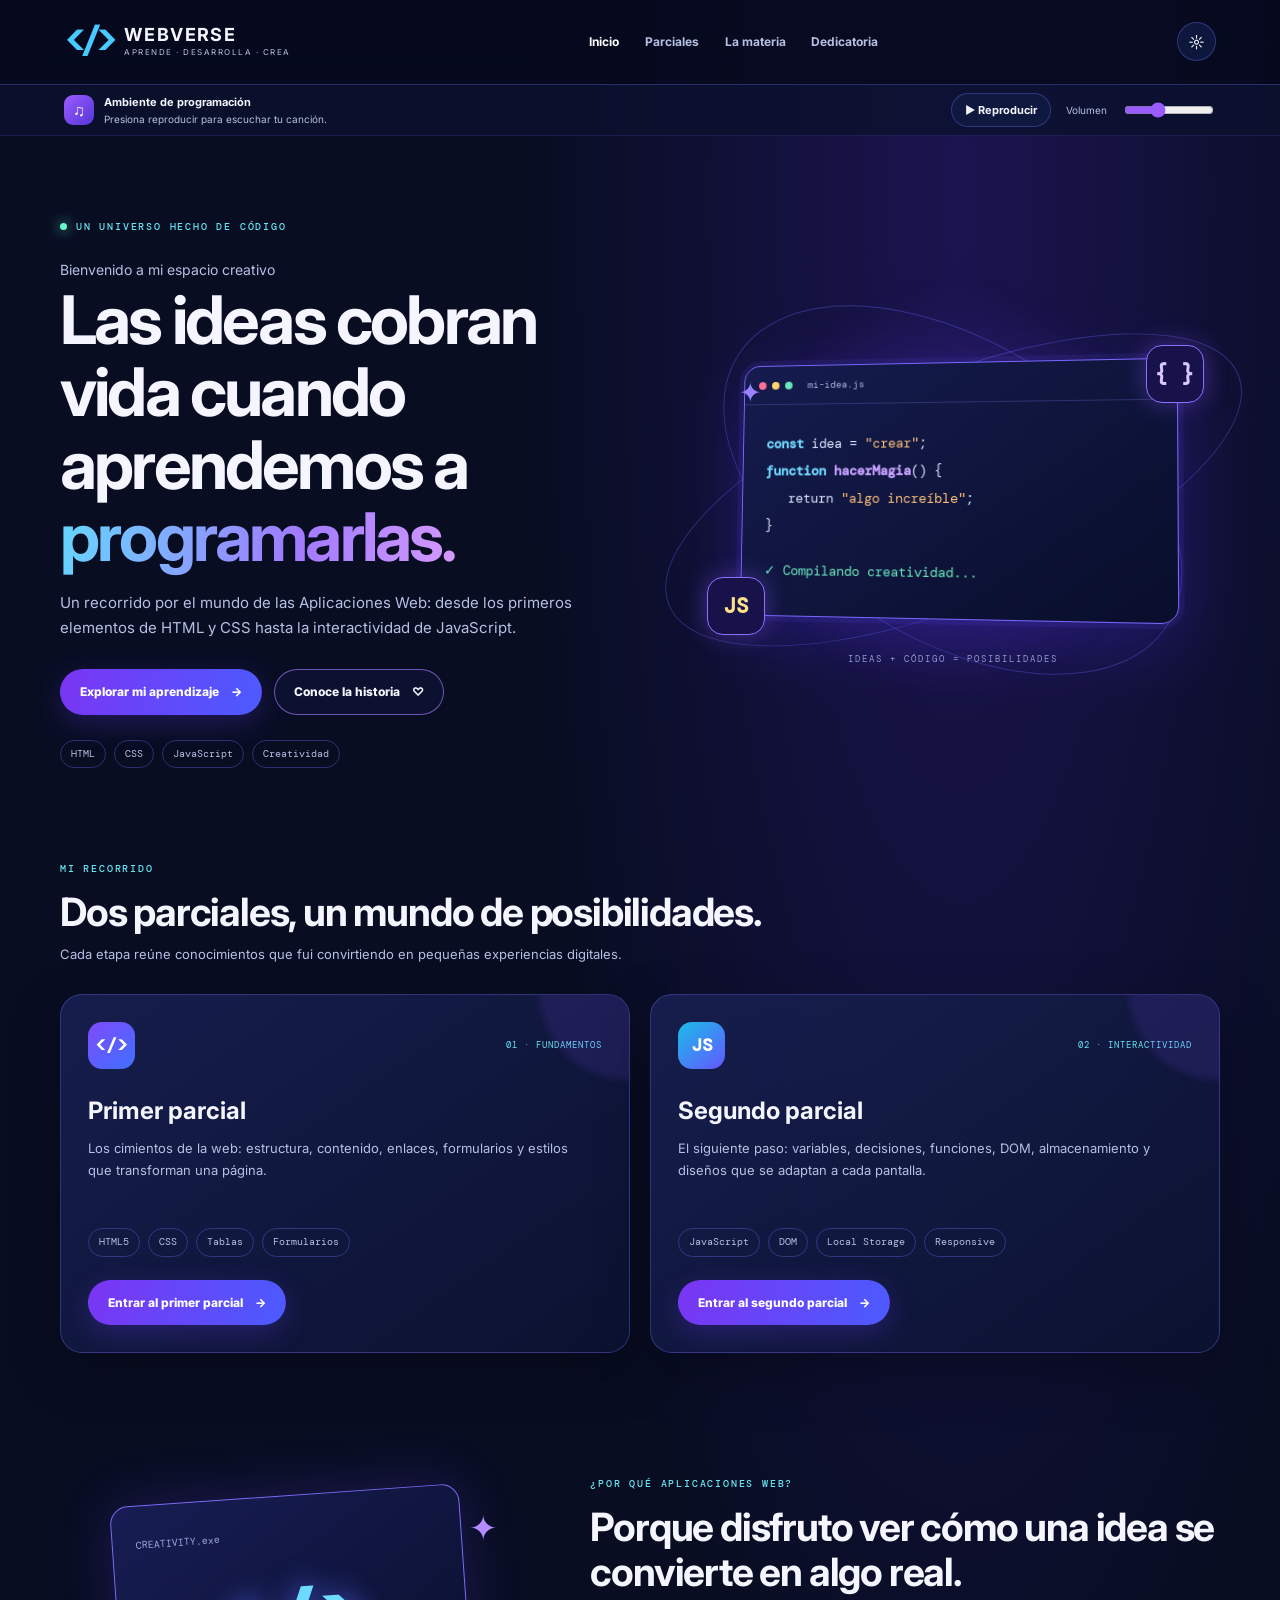
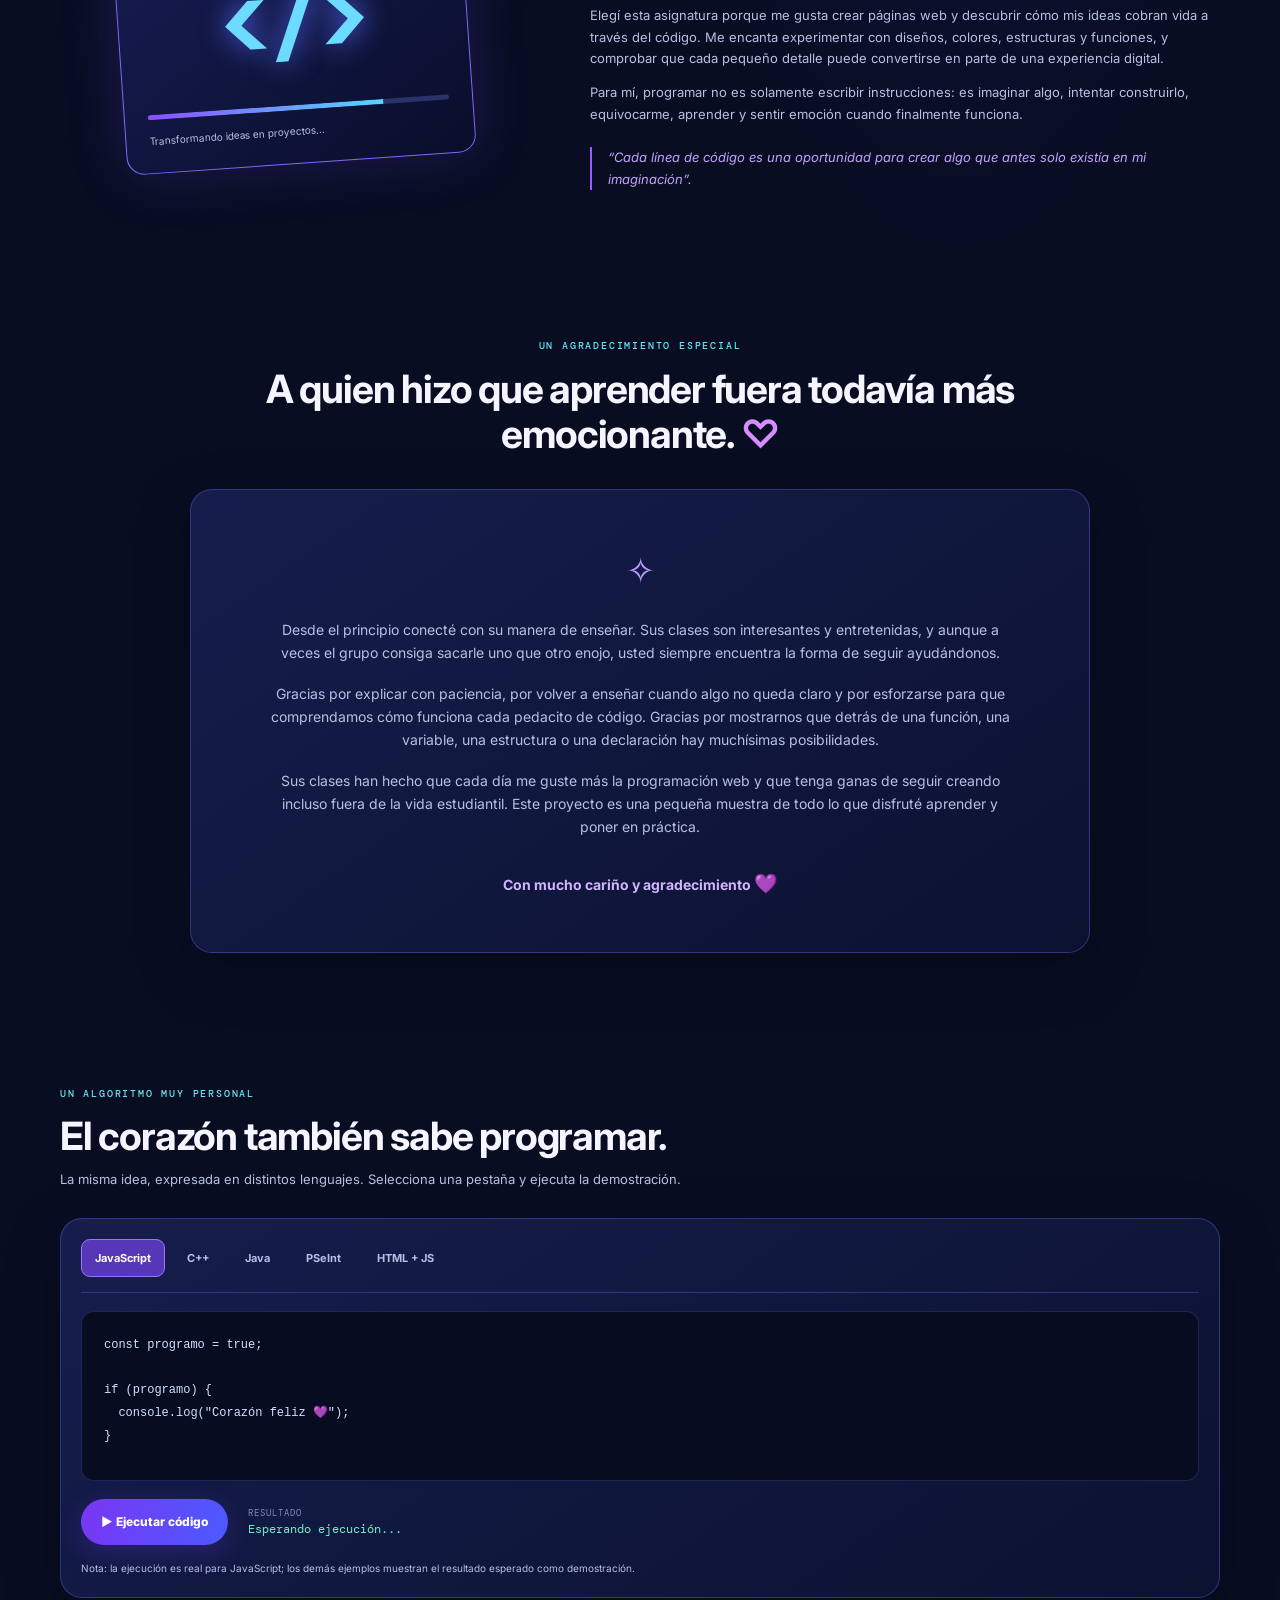
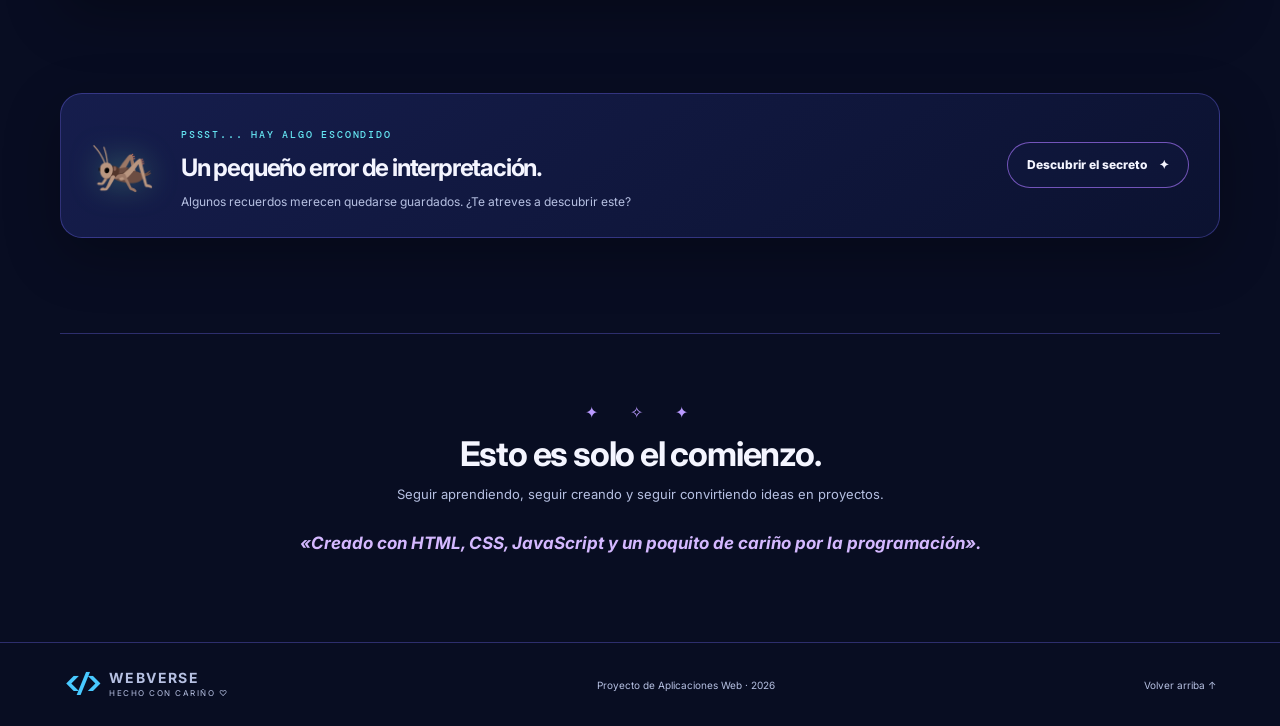
<file: index.html>
<!DOCTYPE html>
<html lang="es">
<head>
  <meta charset="UTF-8">
  <meta name="viewport" content="width=device-width, initial-scale=1.0">
  <meta name="description" content="WEBVERSE: un recorrido creativo por el desarrollo de aplicaciones web.">
  <meta name="theme-color" content="#090d24">
  <title>WEBVERSE | Aprende · Desarrolla · Crea</title>
  <link rel="preconnect" href="https://fonts.googleapis.com">
  <link rel="preconnect" href="https://fonts.gstatic.com" crossorigin>
  <link href="https://fonts.googleapis.com/css2?family=DM+Mono:wght@400;500&family=Inter:wght@400;500;600;700;800&display=swap" rel="stylesheet">
  <link rel="stylesheet" href="webverse.css">
  <script src="index.js" defer></script>
</head>
<body class="home-page">
  <div class="ambient ambient-one"></div>
  <div class="ambient ambient-two"></div>

  <header class="topbar">
    <a class="brand" href="index.html" aria-label="WEBVERSE, inicio">
      <span class="brand-mark">&lt;/&gt;</span>
      <span><strong>WEBVERSE</strong><small>APRENDE · DESARROLLA · CREA</small></span>
    </a>
    <nav class="main-nav" aria-label="Navegación principal">
      <a class="active" href="#inicio">Inicio</a>
      <a href="#parciales">Parciales</a>
      <a href="#materia">La materia</a>
      <a href="#dedicatoria">Dedicatoria</a>
    </nav>
    <button class="icon-button" id="themeToggle" type="button" aria-label="Cambiar tema" title="Cambiar tema">☼</button>
    <button class="menu-toggle" id="menuToggle" type="button" aria-label="Abrir menú" aria-expanded="false">☰</button>
  </header>

  <section class="music-strip" aria-label="Reproductor de música">
    <div class="music-track">
      <span class="music-note">♫</span>
      <div><strong>Ambiente de programación</strong><small id="musicStatus">Agrega tu canción en la carpeta audio</small></div>
    </div>
    <audio id="backgroundMusic" src="Home - Come Back Down.mp3.mpeg" loop preload="metadata"></audio>
    <button class="music-button" id="musicToggle" type="button">▶ Reproducir</button>
    <label class="volume-control" for="musicVolume">Volumen</label>
    <input id="musicVolume" type="range" min="0" max="1" step="0.01" value="0.35" aria-label="Volumen de la música">
  </section>

  <main>
    <section class="hero section-shell" id="inicio">
      <div class="hero-copy">
        <span class="eyebrow"><span class="pulse-dot"></span> UN UNIVERSO HECHO DE CÓDIGO</span>
        <p class="hero-kicker">Bienvenido a mi espacio creativo</p>
        <h1>Las ideas cobran vida cuando aprendemos a <span>programarlas.</span></h1>
        <p class="hero-description">Un recorrido por el mundo de las Aplicaciones Web: desde los primeros elementos de HTML y CSS hasta la interactividad de JavaScript.</p>
        <div class="hero-actions">
          <a class="button button-primary" href="#parciales">Explorar mi aprendizaje <span>→</span></a>
          <a class="button button-ghost" href="#dedicatoria">Conoce la historia <span>♡</span></a>
        </div>
        <div class="hero-tags"><span>HTML</span><span>CSS</span><span>JavaScript</span><span>Creatividad</span></div>
      </div>
      <div class="hero-art" aria-label="Ilustración de una computadora con código">
        <div class="orbit orbit-a"></div><div class="orbit orbit-b"></div>
        <div class="code-window">
          <div class="window-bar"><i></i><i></i><i></i><span>mi-idea.js</span></div>
          <div class="fake-code">
            <p><b>const</b> idea = <em>"crear"</em>;</p>
            <p><b>function</b> <strong>hacerMagia</strong>() {</p>
            <p class="indent">return <em>"algo increíble"</em>;</p>
            <p>}</p>
            <p class="code-result">✓ Compilando creatividad...</p>
          </div>
        </div>
        <div class="floating-chip chip-one">{ }</div>
        <div class="floating-chip chip-two">JS</div>
        <div class="floating-star">✦</div>
        <div class="hero-caption">IDEAS + CÓDIGO = POSIBILIDADES</div>
      </div>
    </section>

    <section class="section-shell" id="parciales">
      <div class="section-heading">
        <span class="eyebrow">MI RECORRIDO</span>
        <h2>Dos parciales, un mundo de posibilidades.</h2>
        <p>Cada etapa reúne conocimientos que fui convirtiendo en pequeñas experiencias digitales.</p>
      </div>
      <div class="semester-grid">
        <article class="semester-card first-card">
          <div class="card-topline"><span class="semester-icon">&lt;/&gt;</span><span class="status-pill">01 · FUNDAMENTOS</span></div>
          <h3>Primer parcial</h3>
          <p>Los cimientos de la web: estructura, contenido, enlaces, formularios y estilos que transforman una página.</p>
          <div class="topic-pills"><span>HTML5</span><span>CSS</span><span>Tablas</span><span>Formularios</span></div>
          <a class="button button-primary" href="primer-parcial.html">Entrar al primer parcial <span>→</span></a>
        </article>
        <article class="semester-card second-card">
          <div class="card-topline"><span class="semester-icon">JS</span><span class="status-pill">02 · INTERACTIVIDAD</span></div>
          <h3>Segundo parcial</h3>
          <p>El siguiente paso: variables, decisiones, funciones, DOM, almacenamiento y diseños que se adaptan a cada pantalla.</p>
          <div class="topic-pills"><span>JavaScript</span><span>DOM</span><span>Local Storage</span><span>Responsive</span></div>
          <a class="button button-primary" href="segundo-parcial.html">Entrar al segundo parcial <span>→</span></a>
        </article>
      </div>
    </section>

    <section class="section-shell about-section" id="materia">
      <div class="about-visual">
        <div class="visual-screen">
          <span class="screen-label">CREATIVITY.exe</span>
          <div class="screen-symbol">&lt;/&gt;</div>
          <div class="screen-progress"><span></span></div>
          <small>Transformando ideas en proyectos...</small>
        </div>
        <span class="visual-orbit orbit-dot">✦</span>
      </div>
      <div class="about-copy">
        <span class="eyebrow">¿POR QUÉ APLICACIONES WEB?</span>
        <h2>Porque disfruto ver cómo una idea se convierte en algo real.</h2>
        <p>Elegí esta asignatura porque me gusta crear páginas web y descubrir cómo mis ideas cobran vida a través del código. Me encanta experimentar con diseños, colores, estructuras y funciones, y comprobar que cada pequeño detalle puede convertirse en parte de una experiencia digital.</p>
        <p>Para mí, programar no es solamente escribir instrucciones: es imaginar algo, intentar construirlo, equivocarme, aprender y sentir emoción cuando finalmente funciona.</p>
        <div class="quote-line">“Cada línea de código es una oportunidad para crear algo que antes solo existía en mi imaginación”.</div>
      </div>
    </section>

    <section class="section-shell dedication-section" id="dedicatoria">
      <div class="section-heading centered-heading">
        <span class="eyebrow">UN AGRADECIMIENTO ESPECIAL</span>
        <h2>A quien hizo que aprender fuera todavía más emocionante. <span class="heart">♡</span></h2>
      </div>
      <article class="dedication-card">
        <div class="dedication-symbol">✧</div>
        <p>Desde el principio conecté con su manera de enseñar. Sus clases son interesantes y entretenidas, y aunque a veces el grupo consiga sacarle uno que otro enojo, usted siempre encuentra la forma de seguir ayudándonos.</p>
        <p>Gracias por explicar con paciencia, por volver a enseñar cuando algo no queda claro y por esforzarse para que comprendamos cómo funciona cada pedacito de código. Gracias por mostrarnos que detrás de una función, una variable, una estructura o una declaración hay muchísimas posibilidades.</p>
        <p>Sus clases han hecho que cada día me guste más la programación web y que tenga ganas de seguir creando incluso fuera de la vida estudiantil. Este proyecto es una pequeña muestra de todo lo que disfruté aprender y poner en práctica.</p>
        <div class="dedication-signature">Con mucho cariño y agradecimiento <span>💜</span></div>
      </article>
    </section>

    <section class="section-shell heart-code-section">
      <div class="section-heading">
        <span class="eyebrow">UN ALGORITMO MUY PERSONAL</span>
        <h2>El corazón también sabe programar.</h2>
        <p>La misma idea, expresada en distintos lenguajes. Selecciona una pestaña y ejecuta la demostración.</p>
      </div>
      <div class="code-lab">
        <div class="code-tabs" role="tablist" aria-label="Lenguajes de programación">
          <button class="code-tab active" data-language="javascript" role="tab" aria-selected="true">JavaScript</button>
          <button class="code-tab" data-language="cpp" role="tab" aria-selected="false">C++</button>
          <button class="code-tab" data-language="java" role="tab" aria-selected="false">Java</button>
          <button class="code-tab" data-language="pseint" role="tab" aria-selected="false">PSeInt</button>
          <button class="code-tab" data-language="html" role="tab" aria-selected="false">HTML + JS</button>
        </div>
        <pre class="code-display"><code id="heartCode">const programo = true;

if (programo) {
  console.log("Corazón feliz 💜");
}</code></pre>
        <div class="code-lab-bottom">
          <button class="button button-primary" id="runHeartCode" type="button">▶ Ejecutar código</button>
          <div class="terminal-output" aria-live="polite"><span>RESULTADO</span><strong id="heartOutput">Esperando ejecución...</strong></div>
        </div>
        <p class="code-note">Nota: la ejecución es real para JavaScript; los demás ejemplos muestran el resultado esperado como demostración.</p>
      </div>
    </section>

    <section class="section-shell easter-section">
      <div class="easter-card">
        <div class="cricket-art" aria-hidden="true">🦗</div>
        <div>
          <span class="eyebrow">PSSST... HAY ALGO ESCONDIDO</span>
          <h2>Un pequeño error de interpretación.</h2>
          <p>Algunos recuerdos merecen quedarse guardados. ¿Te atreves a descubrir este?</p>
        </div>
        <button class="button button-ghost" id="cricketButton" type="button">Descubrir el secreto <span>✦</span></button>
      </div>
    </section>

    <section class="section-shell final-message">
      <div class="final-stars">✦　✧　✦</div>
      <h2>Esto es solo el comienzo.</h2>
      <p>Seguir aprendiendo, seguir creando y seguir convirtiendo ideas en proyectos.</p>
      <strong>«Creado con HTML, CSS, JavaScript y un poquito de cariño por la programación».</strong>
    </section>
  </main>

  <footer class="site-footer">
    <a class="brand footer-brand" href="#inicio"><span class="brand-mark">&lt;/&gt;</span><span><strong>WEBVERSE</strong><small>HECHO CON CARIÑO ♡</small></span></a>
    <span>Proyecto de Aplicaciones Web · 2026</span>
    <a href="#inicio">Volver arriba ↑</a>
  </footer>

  <dialog class="secret-dialog" id="cricketDialog">
    <button class="dialog-close" id="closeCricket" type="button" aria-label="Cerrar">×</button>
    <div class="secret-bug">🦗</div>
    <span class="eyebrow">EASTER EGG DESBLOQUEADO</span>
    <h2>¡Hola, grillos!</h2>
    <p>Un día, al salir del laboratorio, la maestra nos llamó “crios, de crianza”. Pero yo, entre las prisas y mi magnífica capacidad para escuchar cualquier cosa menos lo que dicen, entendí “grillos”.</p>
    <p>Desde ese día, “grillos” se convirtió en mi manera cariñosa de saludarla cuando la veo o llego al laboratorio. Quizá ella no conocía toda la historia detrás de ese apodo... hasta ahora. 💜</p>
    <div class="secret-code">if (recuerdoEspecial) {<br>&nbsp;&nbsp;console.log("¡Hola, grillos! 🦗");<br>}</div>
    <button class="button button-primary" id="secretOkay" type="button">Guardar este recuerdo ♡</button>
  </dialog>

  <div class="toast" id="toast" role="status" aria-live="polite"></div>
</body>
</html>
</file>
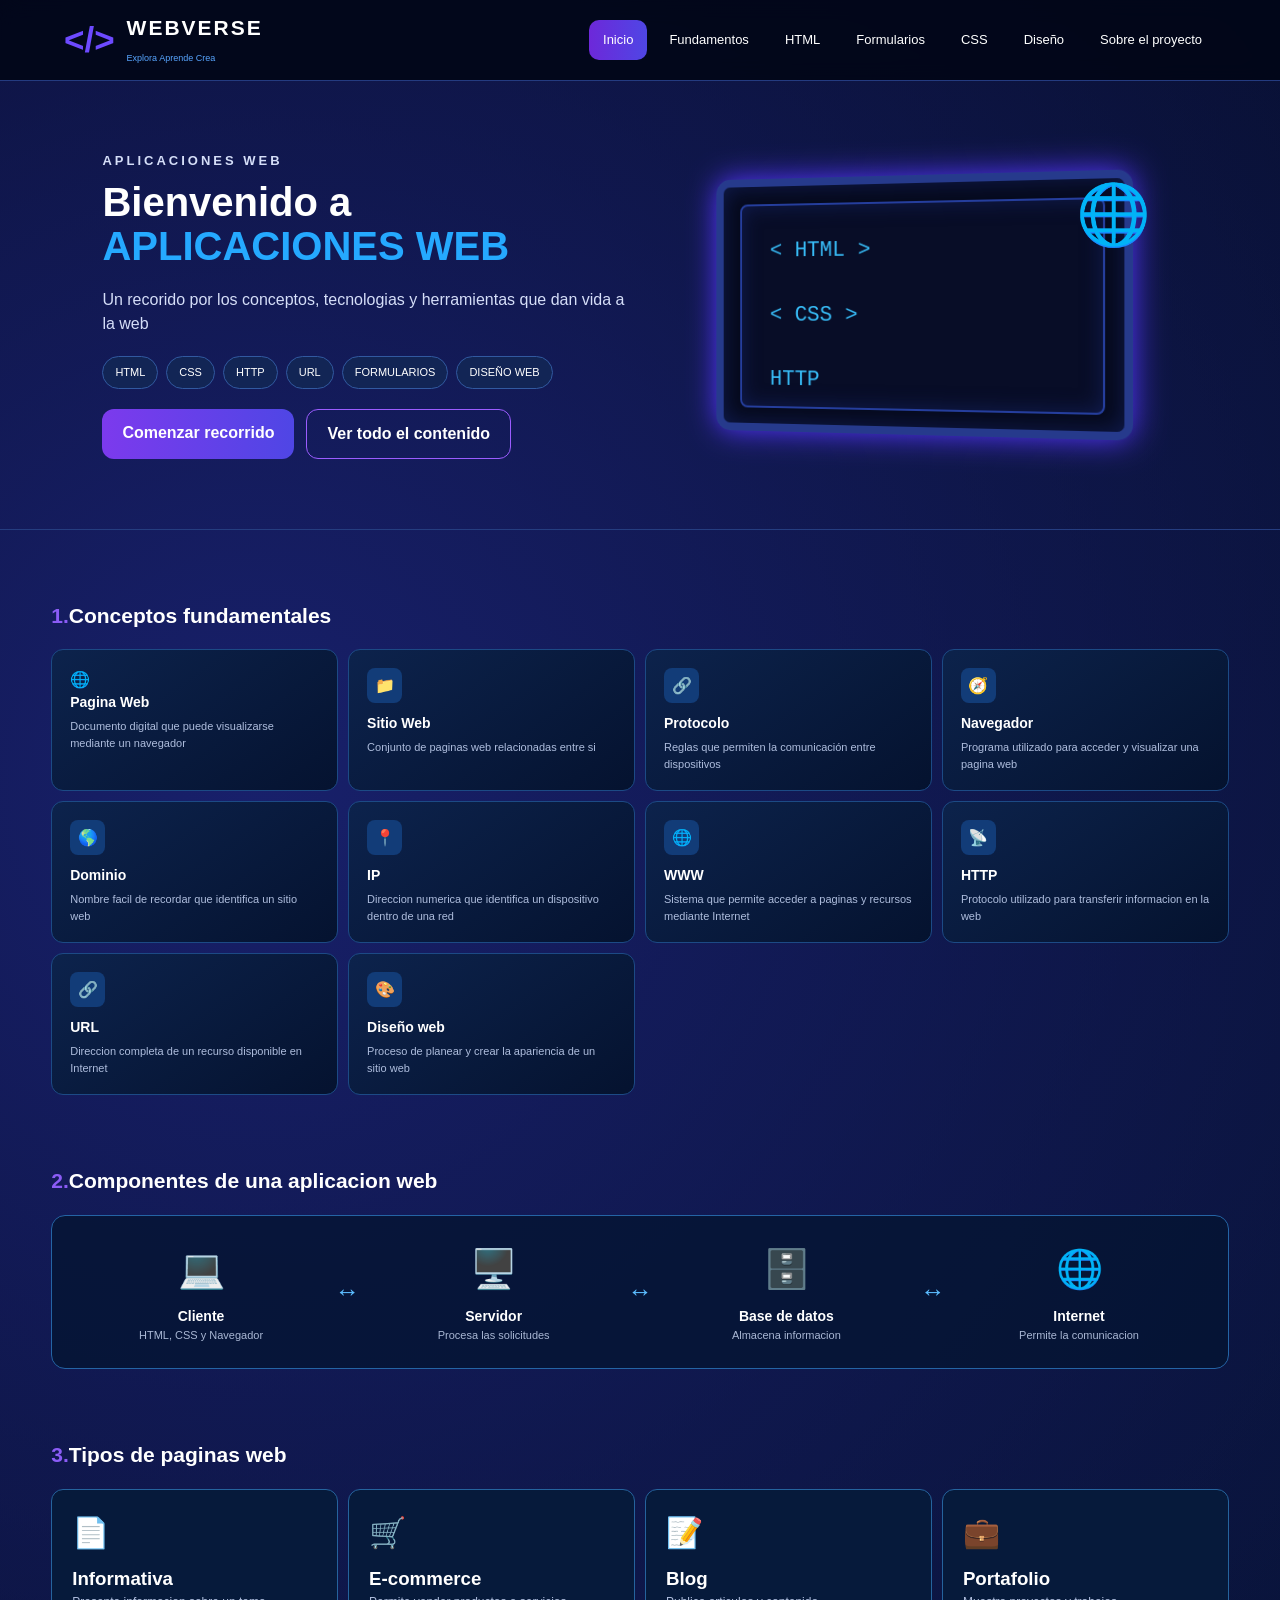
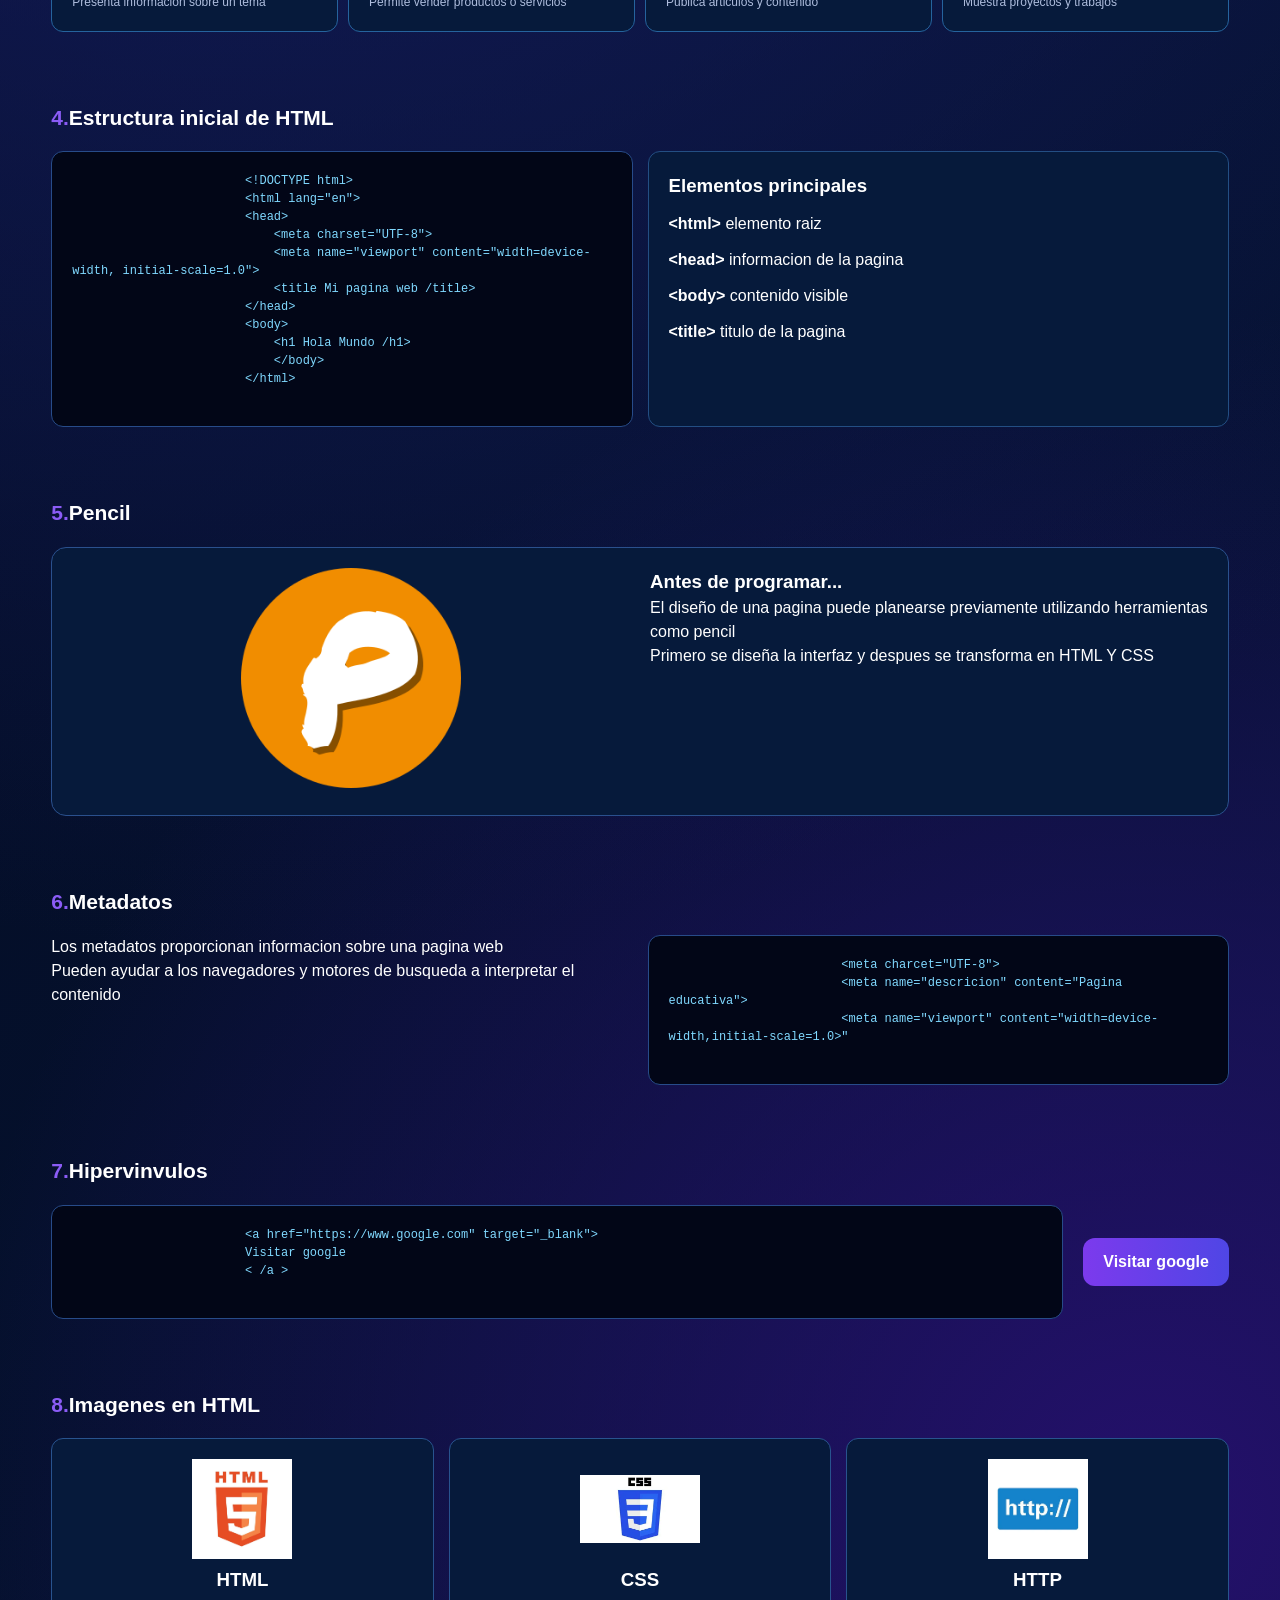
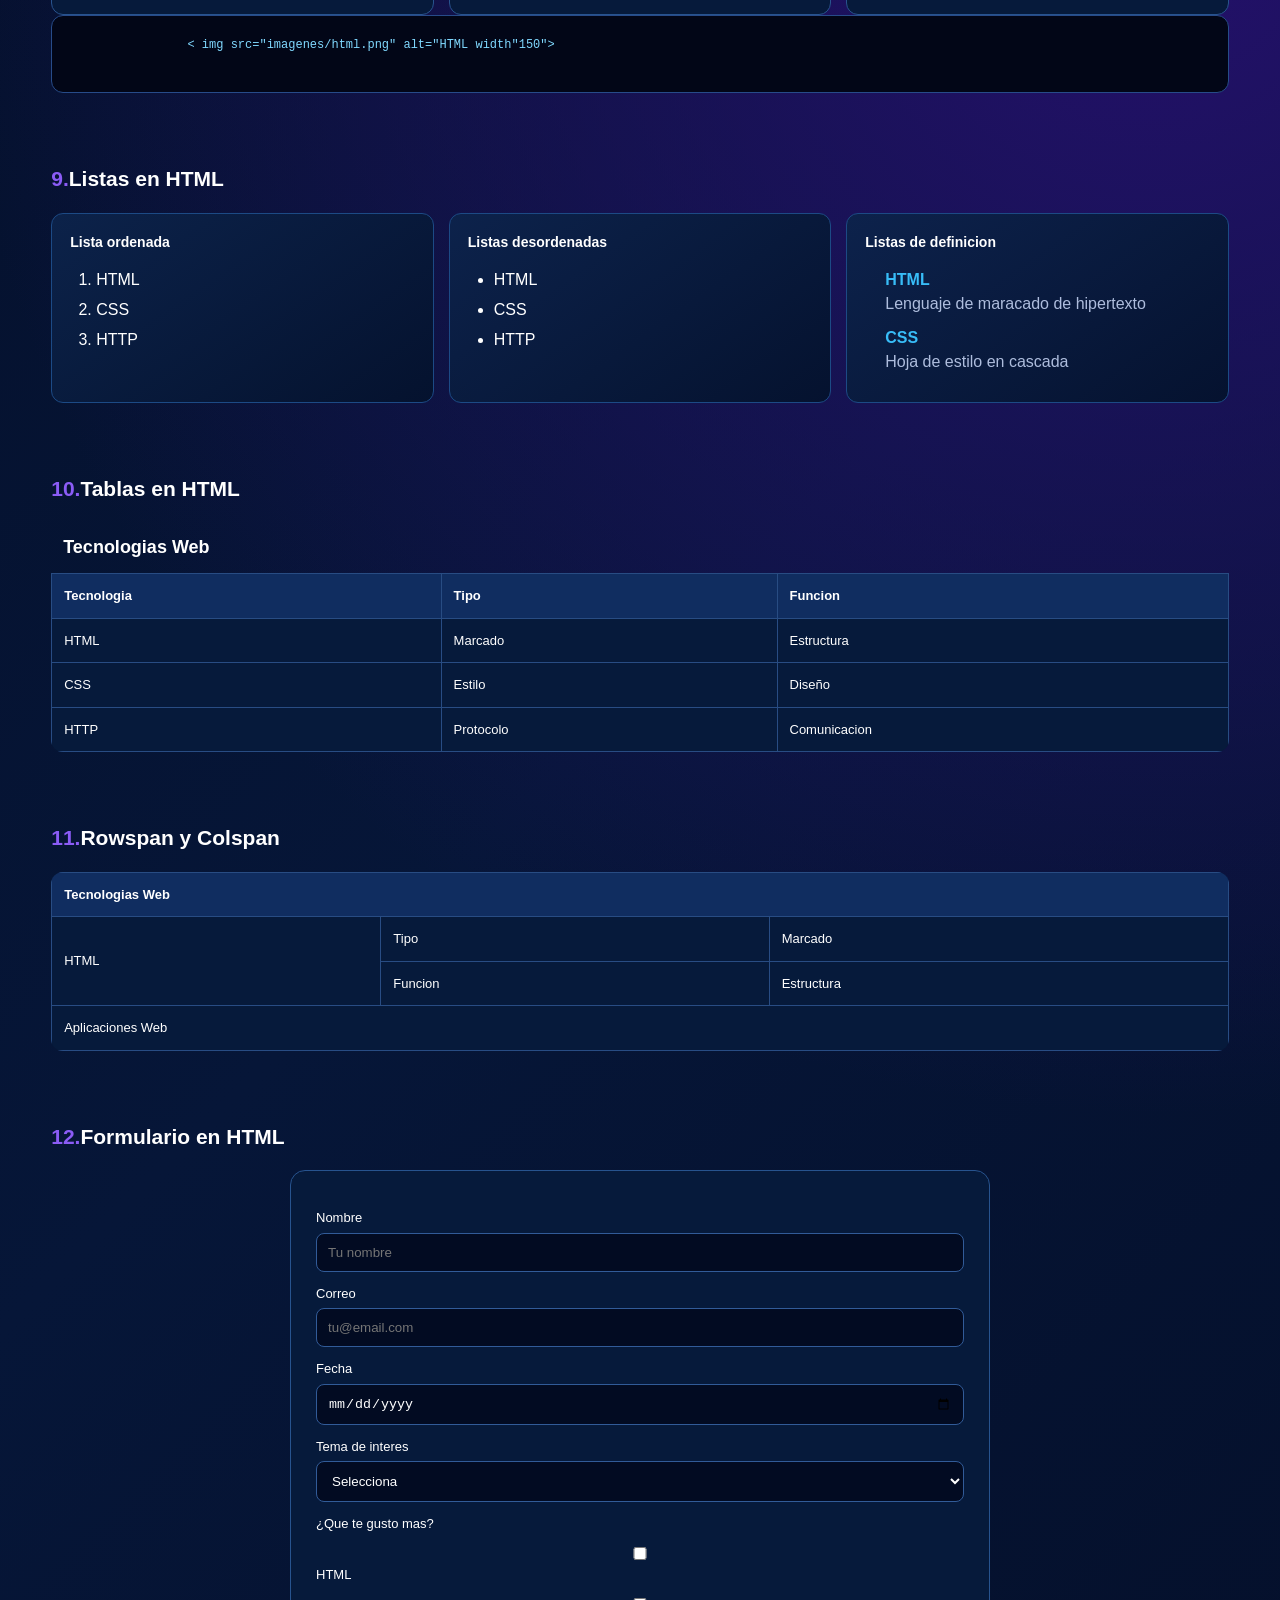
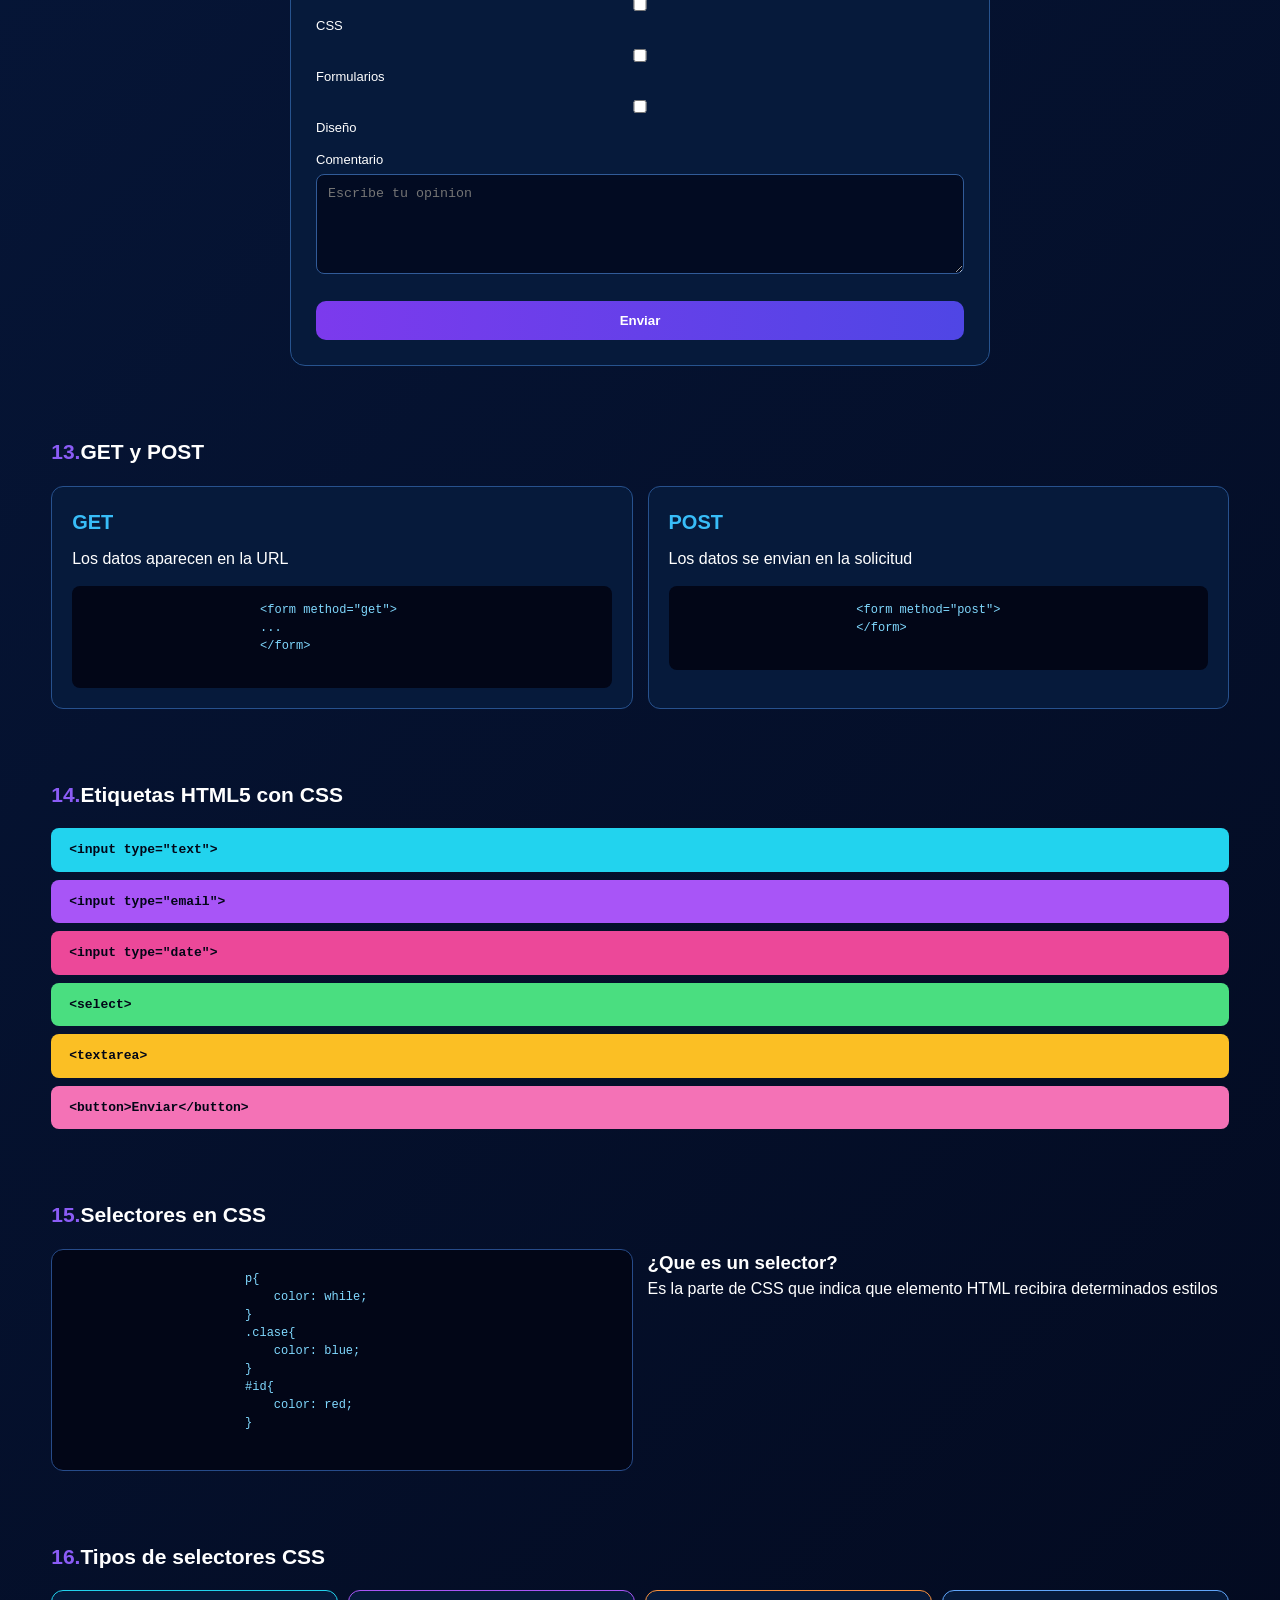
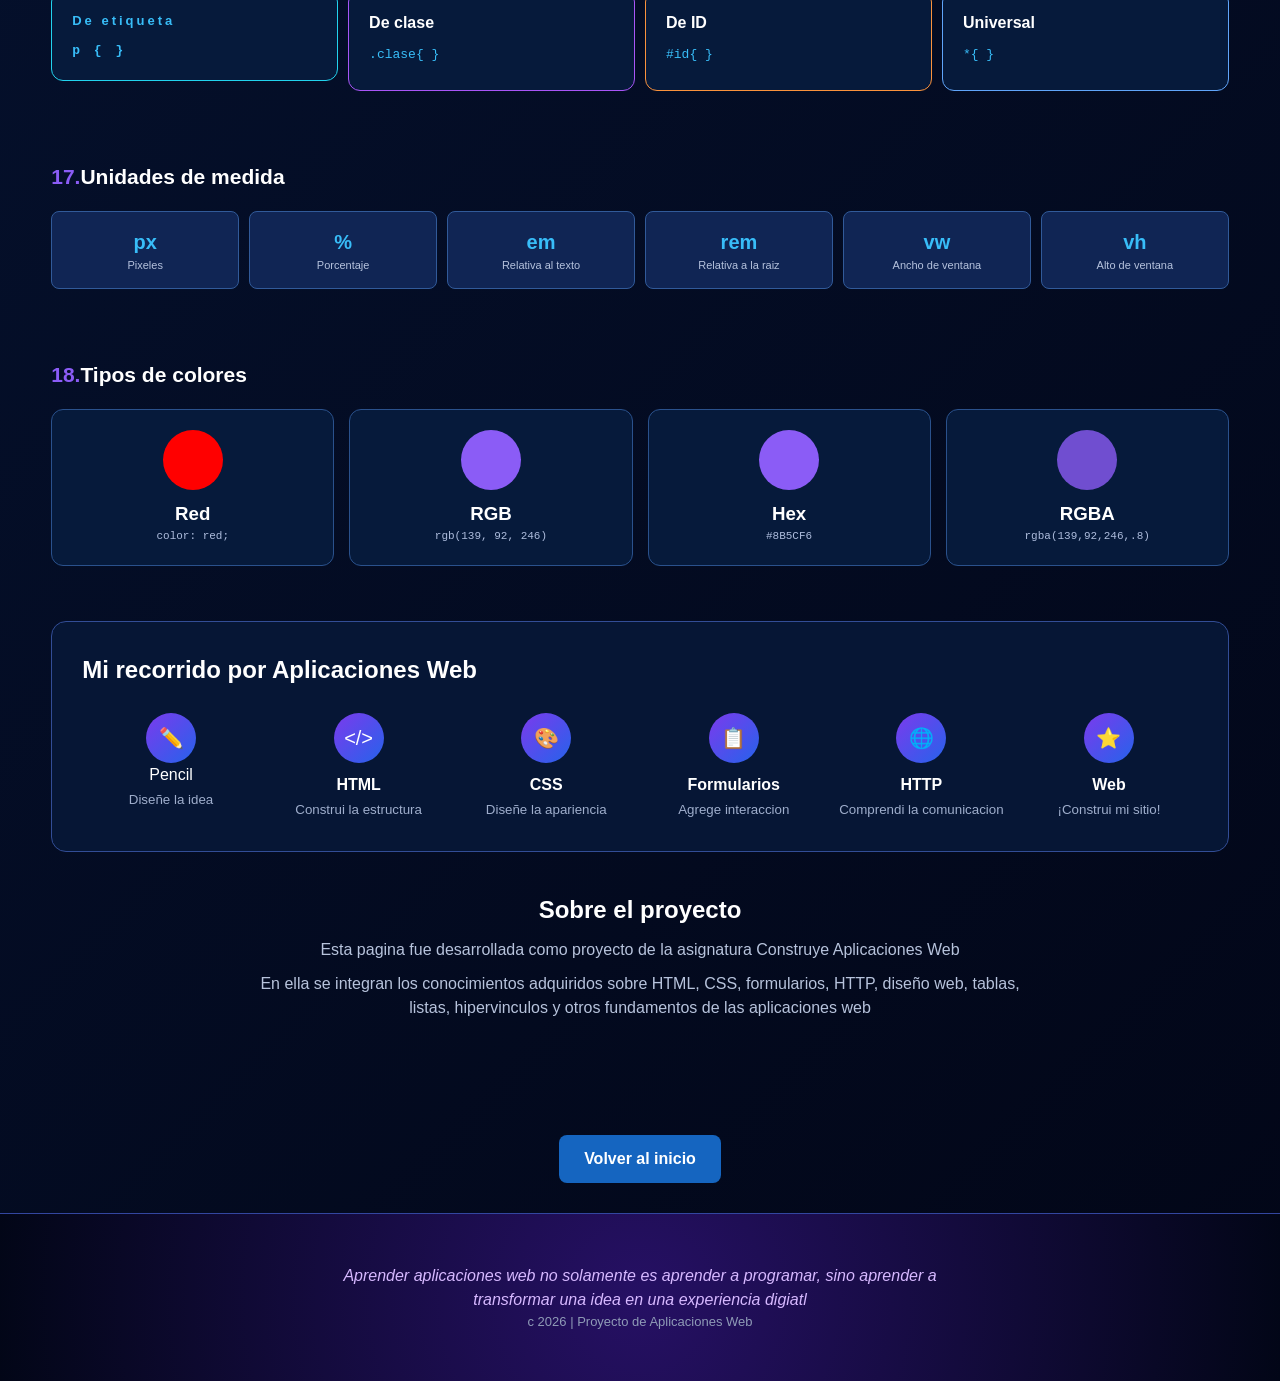
<file: primer-parcial.html>
<!DOCTYPE html>
<html lang="en">
<head>
    <meta charset="UTF-8">
    <meta name="viewport" content="width=device-width, initial-scale=1.0">
    <meta name="descripcion" content="Guia educativa sobre Aplicaciones Web">
    <meta name="author" content="Proyecto de Aplicaciones Web">
    <title>Examen</title>
    <link rel="stylesheet" href="estilos.css">
</head>
<body>
    <header class="encabezado">
        <div class="logo">
            <span class="logo-icon">&lt;/&gt;</span>
            <div>
                <h1>WEBVERSE</h1>
                <small> Explora Aprende Crea</small>
            </div>
        </div>
        <nav class="menu">
            <a href="#inicio" class="activo">Inicio</a>
            <a href="#fundamentos">Fundamentos</a>
            <a href="#html">HTML</a>
            <a href="#formularios">Formularios</a>
            <a href="#css">CSS</a>
            <a href="#diseno">Diseño</a>
            <a href="#proyecto">Sobre el proyecto</a>
        </nav>
    </header>
    <main id="inicio">
        <section class="hero">
            <div class="hero-text">
                <p class="etiqueta">APLICACIONES WEB</p>
                <h2>Bienvenido a <span>APLICACIONES WEB</span></h2>
                <P> Un recorido por los conceptos, tecnologias y herramientas que dan vida a la web</P>
                <div class="etiquetas">
                    <span>HTML</span>
                    <span>CSS</span>
                    <span>HTTP</span>
                    <span>URL</span>
                    <span>FORMULARIOS</span>
                    <span>DISEÑO WEB</span>
                </div>
                <div class="botones">
                    <a href="#fundamentos" class="boton">Comenzar recorrido</a>
                    <a href="#contenido" class="boton-secundario">Ver todo el contenido</a>
                </div>
            </div>
            <div class="hero-imagen">
                <div class="monitor">
                    <div class="pantalla">
                        &lt; HTML &gt;
                        <br><br>
                        &lt; CSS &gt;
                        <br><br>
                        HTTP
                    </div>
                </div>
                <div class="globo">🌐</div>
            </div>
        </section>
        <section id="contenido" class="contenido">
        <section id="fundamentos">
            <h2 class="titulo-seccion"><span>1.</span>Conceptos fundamentales</h2>
            <div class="grid-conceptos">
                <article class="tarjeta">
                    <div class="icon">🌐</div>
                    <h3>Pagina Web</h3>
                    <p>Documento digital que puede visualizarse mediante un navegador</p>
                </article>
                <article class="tarjeta">
                    <div class="icono">📁</div>
                    <h3>Sitio Web</h3>
                    <p>Conjunto de paginas web relacionadas entre si</p>
                </article>
                <article class="tarjeta">
                    <div class="icono">🔗</div>
                    <h3>Protocolo</h3>
                    <p>Reglas que permiten la comunicación entre dispositivos</p>
                    </article>
                <article class="tarjeta">
                    <div class="icono">🧭</div>
                    <h3>Navegador</h3>
                    <p>Programa utilizado para acceder y visualizar una pagina web</p>
                </article>
                <article class="tarjeta">
                    <div class="icono">🌎</div>
                    <h3>Dominio</h3>
                    <p>Nombre facil de recordar que identifica un sitio web</p>
                </article>
                <article class="tarjeta">
                    <div class="icono">📍</div>
                    <h3>IP</h3>
                    <p>Direccion numerica que identifica un dispositivo dentro de una red</p>
                </article>
                <article class="tarjeta">
                    <div class="icono">🌐</div>
                    <h3>WWW</h3>
                    <p>Sistema que permite acceder a paginas y recursos mediante Internet</p>
                </article>
                <article class="tarjeta">
                    <div class="icono">📡</div>
                    <h3>HTTP</h3>
                    <p>Protocolo utilizado para transferir informacion en la web</p>
                </article>
                <article class="tarjeta">
                    <div class="icono">🔗</div>
                    <h3>URL</h3>
                    <p>Direccion completa de un recurso disponible en Internet</p>
                </article>
                <article class="tarjeta">
                    <div class="icono">🎨</div>
                    <h3>Diseño web</h3>
                    <p>Proceso de planear y crear la apariencia de un sitio web</p>
                </article>
            </div>
        </section>
        <section>
            <h2 class="titulo-seccion"><span>2.</span>Componentes de una aplicacion web</h2>
            <div class="componentes">
                <div class="componente">
                    <div class="icono-grande">💻</div>
                    <h3>Cliente</h3>
                    <p>HTML, CSS y Navegador</p>
                </div>
                <div class="flecha">↔️</div>
                <div class="componente">
                    <div class="icono-grande">🖥️</div>
                    <h3>Servidor</h3>
                    <p>Procesa las solicitudes</p>
                </div>
                <div class="flecha">↔️</div>
                <div class="componente">
                    <div class="icono-grande">🗄️</div>
                    <h3>Base de datos</h3>
                    <p>Almacena informacion</p>
                </div>
                <div class="flecha">↔️</div>
                <div class="componente">
                    <div class="icono-grande">🌐</div>
                    <h3>Internet</h3>
                    <p>Permite la comunicacion</p>
                </div>
            </div>
        </section>
        <section>
            <h2 class="titulo-seccion"><span>3.</span>Tipos de paginas web</h2>
            <div class="tipos-web">
                <article class="tipo">
                    <span>📄</span>
                    <h3>Informativa</h3>
                    <p>Presenta informacion sobre un tema</p>
                </article>
                <article class="tipo">
                    <span>🛒</span>
                    <h3>E-commerce</h3>
                    <p>Permite vender productos o servicios</p>
                </article>
                <article class="tipo">
                    <span>📝</span>
                    <h3>Blog</h3>
                    <p>Publica articulos y contenido</p>
                </article>
                <article class="tipo">
                    <span>💼</span>
                    <h3>Portafolio</h3>
                    <p>Muestra proyectos y trabajos</p>
                </article>
            </div>
        </section>
        <section id="html">
            <h2 class="titulo-seccion"><span>4.</span>Estructura inicial de HTML</h2>
            <div class="dos-columnas">
                <div class="codigo">
                    <pre>
                        &lt;!DOCTYPE html&gt;
                        &lt;html lang="en"&gt;
                        &lt;head&gt;
                            &lt;meta charset="UTF-8"&gt;
                            &lt;meta name="viewport" content="width=device-width, initial-scale=1.0"&gt;
                            &lt;title Mi pagina web /title&gt;
                        &lt;/head&gt;
                        &lt;body&gt;
                            &lt;h1 Hola Mundo /h1&gt;
                            &lt;/body&gt;
                        &lt;/html&gt;
                    </pre>
                </div>
                <div class="explicacion">
                    <h3>Elementos principales</h3>
                    <p>
                        <b>&lt;html&gt;</b> elemento raiz
                    </p>
                    <p>
                        <b>&lt;head&gt;</b> informacion de la pagina
                    </p>
                    <p>
                        <b>&lt;body&gt;</b> contenido visible
                    </p>
                    <p>
                        <b>&lt;title&gt;</b> titulo de la pagina
                    </p>
                </div>
            </div>
        </section>
        <section>
            <h2 class="titulo-seccion"><span>5.</span>Pencil</h2>
            <div class="pencil">
                <div>
                    <img src="pencil.png" alt="Diseño realizado en pencil">
                </div>
                <div>
                    <h3>Antes de programar...</h3>
                    <p>El diseño de una pagina puede planearse previamente utilizando herramientas como pencil</p>
                    <p>Primero se diseña la interfaz y despues se transforma en HTML Y CSS</p>
                </div>
            </div>
        </section>
        <section>
            <h2 class="titulo-seccion"><span>6.</span>Metadatos</h2>
            <div class="dos-columnas">
                <div>
                    <p>Los metadatos proporcionan informacion sobre una pagina web</p>
                    <p>Pueden ayudar a los navegadores y motores de busqueda a interpretar el contenido</p>
                </div>
                <div class="codigo">
                    <pre>
                        &lt;meta charcet="UTF-8"&gt;
                        &lt;meta name="descricion" content="Pagina educativa"&gt;
                        &lt;meta name="viewport" content="width=device-width,initial-scale=1.0&gt;"
                    </pre>
                </div>
            </div>
        </section>
        <section>
            <h2 class="titulo-seccion"><span>7.</span>Hipervinvulos</h2>
            <div class="enlace-demo">
                <div class="codigo">
                    <pre>
                        &lt;a href="https://www.google.com" target="_blank"&gt;
                        Visitar google
                        &lt; /a &gt;
                    </pre>
                </div>
                <a href="https:/www.google.com" target="_blank" class="boton"> Visitar google</a>
            </div>
        </section>
        <section>
            <h2 class="titulo-seccion"><span>8.</span>Imagenes en HTML</h2>
            <div class="imagenes-demo">
                <div>
                    <img src="html5.jpg" alt="HTML">
                    <h3>HTML</h3>
                </div>
                <div>
                    <img src="css3.webp" alt="CSS">
                    <h3>CSS</h3>
                </div>
                <div>
                    <img src="http.webp" alt="HTTP">
                    <h3>HTTP</h3>
                </div>
            </div>
            <pre class="codigo">
                &lt; img src="imagenes/html.png" alt="HTML width"150"&gt;
            </pre>
        </section>
        <section>
            <h2 class="titulo-seccion"><span>9.</span>Listas en HTML</h2>
            <div class="listas">
                <div class="tarjeta">
                    <h3>Lista ordenada</h3>
                    <ol>
                        <li>HTML</li>
                        <li>CSS</li>
                        <li>HTTP</li>
                    </ol>
                </div>
                <div class="tarjeta">
                    <h3>Listas desordenadas</h3>
                    <ul>
                        <li>HTML</li>
                        <li>CSS</li>
                        <li>HTTP</li>
                    </ul>
                </div>
                <div class="tarjeta">
                    <h3>Listas de definicion</h3>
                    <dl>
                        <dt>HTML</dt>
                        <dd>Lenguaje de maracado de hipertexto</dd>
                        <dt>CSS</dt>
                        <dd>Hoja de estilo en cascada</dd>
                    </dl>
                </div>
            </div>
        </section>
        <section>
            <h2 class="titulo-seccion"><span>10.</span>Tablas en HTML</h2>
            <table>
                <caption>Tecnologias Web</caption>
                <thead>
                    <tr>
                        <th>Tecnologia</th>
                        <th>Tipo</th>
                        <th>Funcion</th>
                    </tr>
                </thead>
                <tbody>
                    <tr>
                        <td>HTML</td>
                        <td>Marcado</td>
                        <td>Estructura</td>
                    </tr>
                    <tr>
                        <td>CSS</td>
                        <td>Estilo</td>
                        <td>Diseño</td>
                    </tr>
                    <tr>
                        <td>HTTP</td>
                        <td>Protocolo</td>
                        <td>Comunicacion</td>
                    </tr>
                </tbody>
            </table>
        </section>
        <section>
            <h2  class="titulo-seccion"><span>11.</span>Rowspan y Colspan</h2>
            <table>
                <tr>
                    <th colspan="3">Tecnologias Web</th>
                </tr>
                <tr>
                    <td rowspan="2">HTML</td>
                    <td>Tipo</td>
                    <td>Marcado</td>
                </tr>
                <tr>
                    <td>Funcion</td>
                    <td>Estructura</td>
                </tr>
                <tr>
                    <td colspan="3">Aplicaciones Web</td>
                </tr>
            </table>
        </section>
        <section id="formularios">
            <h2 class="titulo-seccion"><span>12.</span>Formulario en HTML</h2>
            <form action="#" method="get" class="formulario">
                <label for="nombre">Nombre</label>
                <input type="text" id="nombre" name="nombre" placeholder="Tu nombre">
                <label for="correo">Correo</label>
                <input type="email" id="correo" name="correo" placeholder="tu@email.com">
                <label for="fecha">Fecha</label>
                <input type="date" id="fecha" name="fecha">
                <label for="tema">Tema de interes</label>
                <select name="tema" id="tema">
                    <option value="">Selecciona</option>
                    <option value="html">HTML</option>
                    <option value="css">CSS</option>
                    <option value="formularios">Formularios</option>
                    <option value="diseno">Diseño Web</option>
                </select>
                <label>¿Que te gusto mas?</label>
                <div class="cheks">
                    <label><input type="checkbox" name="tema" value="html">HTML</label>
                    <label><input type="checkbox" name="tema" value="css">CSS</label>
                    <label><input type="checkbox" name="tema" value="formularios">Formularios</label>
                    <label><input type="checkbox" name="tema" value="diseno">Diseño</label>
                </div>
                <label for="comentario">Comentario</label>
                <textarea name="comentario" id="comentario" placeholder="Escribe tu opinion"></textarea>
                <button type="submit">Enviar</button>
            </form>
        </section>
        <section>
            <h2 class="titulo-seccion"><span>13.</span>GET y POST</h2>
            <div class="get-post">
                <div class="metodo">
                    <h3>GET</h3>
                    <p>Los datos aparecen en la URL</p>
                    <pre>
                        &lt;form method="get"&gt;
                        ...
                        &lt;/form&gt;
                    </pre>
                </div>
                <div class="metodo">
                    <h3>POST</h3>
                    <p>Los datos se envian en la solicitud</p>
                    <pre>
                        &lt;form method="post"&gt;
                        &lt;/form&gt;
                    </pre>
                </div>
            </div>
        </section>
        <section>
            <h2 class="titulo-seccion"><span>14.</span>Etiquetas HTML5 con CSS</h2>
            <div class="etiquetas-html">
                <div>
                    &lt;input type="text"&gt;
                </div>
                <div>
                    &lt;input type="email"&gt;
                </div>
                <div>
                    &lt;input type="date"&gt;
                </div>
                <div>
                    &lt;select&gt;
                </div>
                <div>
                    &lt;textarea&gt;
                </div>
                <div>
                    &lt;button&gt;Enviar&lt;/button&gt;
                </div>
            </div>
        </section>
        <section id="css">
            <h2 class="titulo-seccion"><span>15.</span>Selectores en CSS</h2>
            <div class="dos-columnas">
                <div class="codigo">
                    <pre>
                        p{
                            color: while;
                        }
                        .clase{
                            color: blue;
                        }
                        #id{
                            color: red;
                        }
                    </pre>
                </div>
                <div>
                    <h3>¿Que es un selector?</h3>
                    <p>Es la parte de CSS que indica que elemento HTML recibira determinados estilos</p>
                </div>
            </div>
        </section>
        <section>
            <h2 class="titulo-seccion"><span>16.</span>Tipos de selectores CSS</h2>
            <div class="selectores">
                <div class="selector etiqueta">
                    <b>De etiqueta</b>
                    <code>p { }</code>
                </div>
                <div class="selector clase">
                    <b>De clase</b>
                    <code>.clase{ }</code>
                </div>
                <div class="selector id">
                    <b>De ID</b>
                    <code>#id{ }</code>
                </div>
                <div class="selector universal">
                    <b>Universal</b>
                    <code>*{ }</code>
                </div>
            </div>
        </section>
        <section>
            <h2 class="titulo-seccion"><span>17.</span>Unidades de medida</h2>
            <div class="unidades">
                <div>
                    <strong>px</strong>
                    <p>Pixeles</p>
                </div>
                <div>
                    <strong>%</strong>
                    <p>Porcentaje</p>
                </div>
                <div>
                    <strong>em</strong>
                    <p>Relativa al texto</p>
                </div>
                <div>
                    <strong>rem</strong>
                    <p>Relativa a la raiz</p>
                </div>
                <div>
                    <strong>vw</strong>
                    <p>Ancho de ventana</p>
                </div>
                <div>
                    <strong>vh</strong>
                    <p>Alto de ventana</p>
                </div>
            </div>
        </section>
        <section>
            <h2 class="titulo-seccion"><span>18.</span>Tipos de colores</h2>
            <div class="colores">
                <div class="color-card">
                    <div class="circulo red"></div>
                    <h3>Red</h3>
                    <p>color: red;</p>
                </div>
                <div class="color-card">
                    <div class="circulo rgb"></div>
                    <h3>RGB</h3>
                    <p>rgb(139, 92, 246)</p>
                </div>
                <div class="color-card">
                    <div class="circulo hex"></div>
                    <h3>Hex</h3>
                    <p>#8B5CF6</p>
                </div>
                <div class="color-card">
                    <div class="circulo rgba"></div>
                    <h3>RGBA</h3>
                    <p>rgba(139,92,246,.8)</p>
                </div>
            </div>
        </section>
        <section id="diseno" class="recorrido">
            <h2>Mi recorrido por Aplicaciones Web</h2>
            <div class="linea">
                <div>
                    <span>✏️</span>
                    <p>Pencil</p>
                    <small>Diseñe la idea</small>
                </div>
                <div>
                    <span>&lt;/&gt;</span>
                    <b>HTML</b>
                    <small>Construi la estructura</small>
                </div>
                <div>
                    <span>🎨</span>
                    <b>CSS</b>
                    <small>Diseñe la apariencia</small>
                </div>
                <div>
                    <span>📋</span>
                    <b>Formularios</b>
                    <small>Agrege interaccion</small>
                </div>
                <div>
                    <span>🌐</span>
                    <b>HTTP</b>
                    <small>Comprendi la comunicacion</small>
                </div>
                <div>
                    <span>⭐</span>
                    <b>Web</b>
                    <small>¡Construi mi sitio!</small>
                </div>
            </div>
        </section>
        <section id="proyecto" class="sobre">
            <h2>Sobre el proyecto</h2>
            <p>Esta pagina fue desarrollada como proyecto de la asignatura Construye Aplicaciones Web</p>
            <p>En ella se integran los conocimientos adquiridos sobre HTML, CSS, formularios, HTTP, diseño web, tablas, listas, hipervinculos y otros fundamentos de las aplicaciones web</p>
        </section>
    </section>
    <div class="boton-regresar">
        <a href="index.html">Volver al inicio</a>
    </div>
    </main>
    <footer>
        <div class="frase">
            <p>Aprender aplicaciones web no solamente es aprender a programar, sino aprender a transformar una idea en una experiencia digiatl</p>
        </div>
        <P>c 2026 | Proyecto de Aplicaciones Web</P>
    </footer>
</body>
</html>
</file>
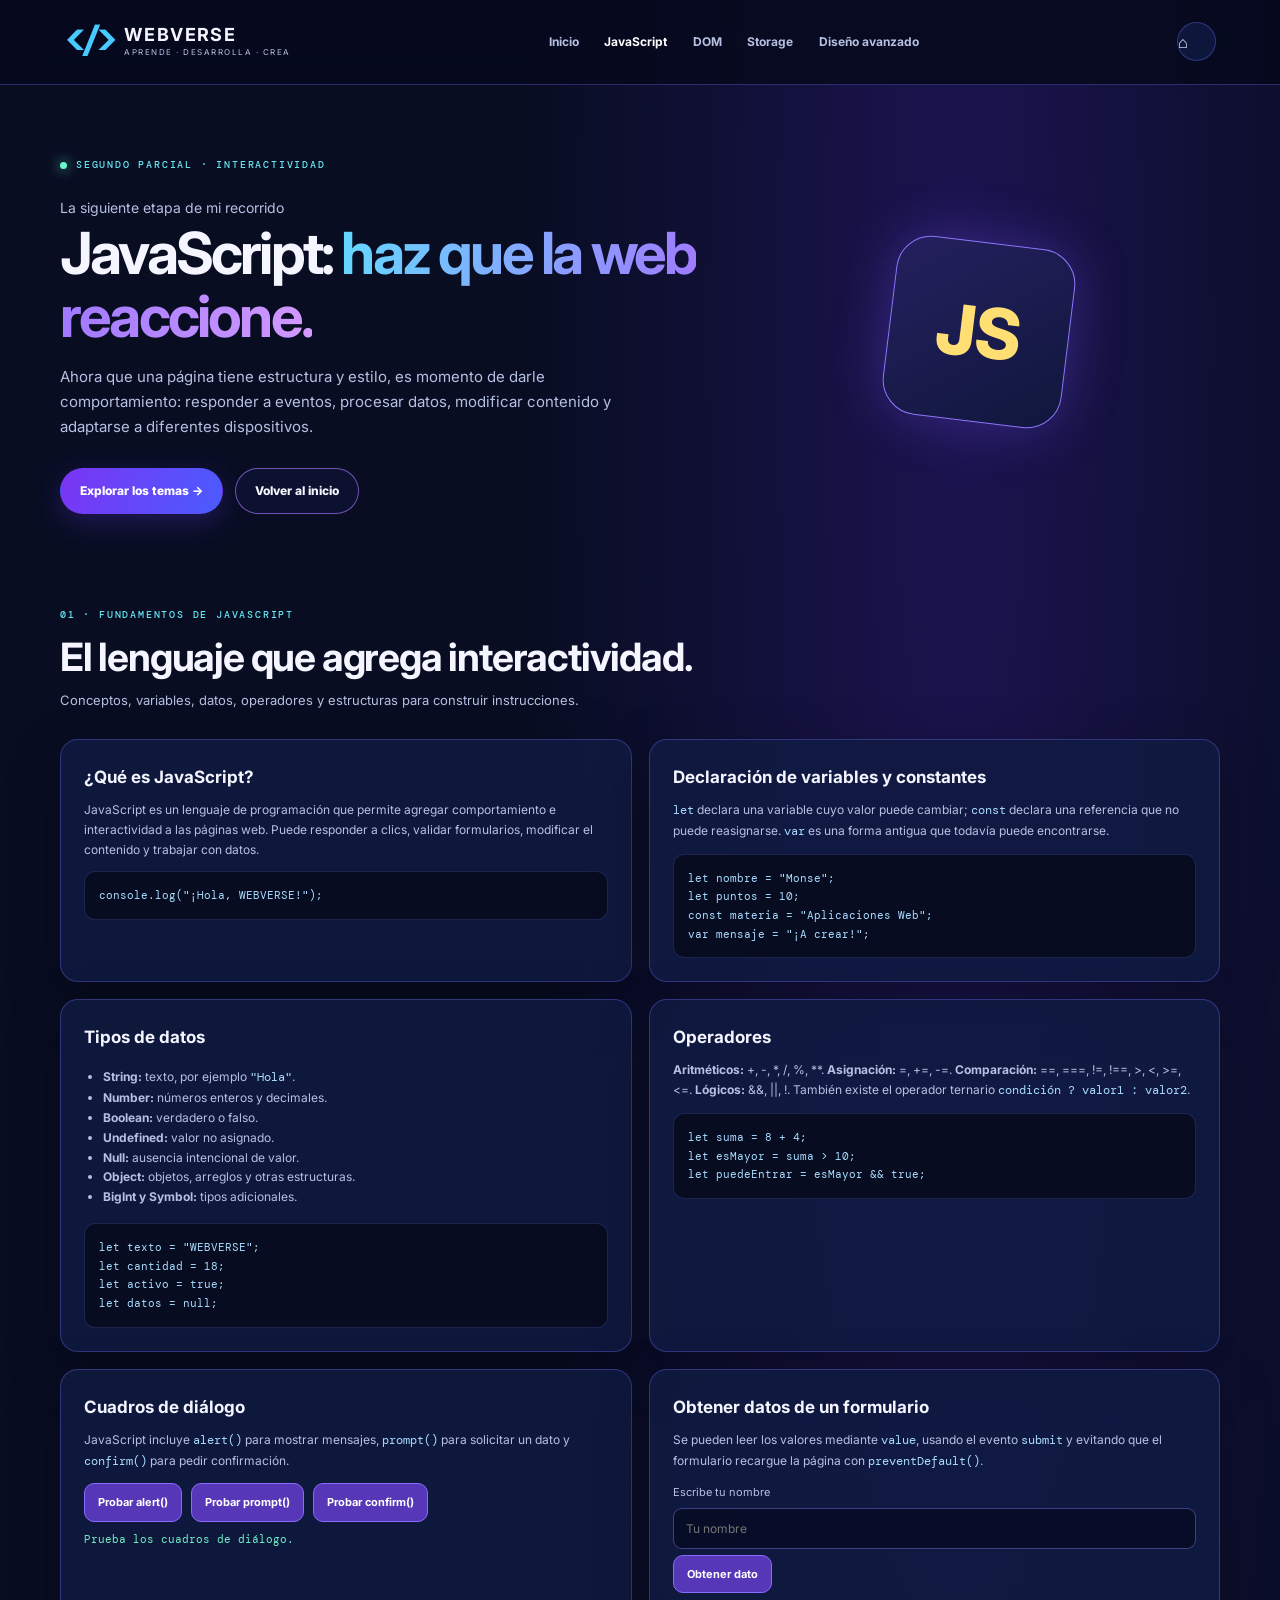
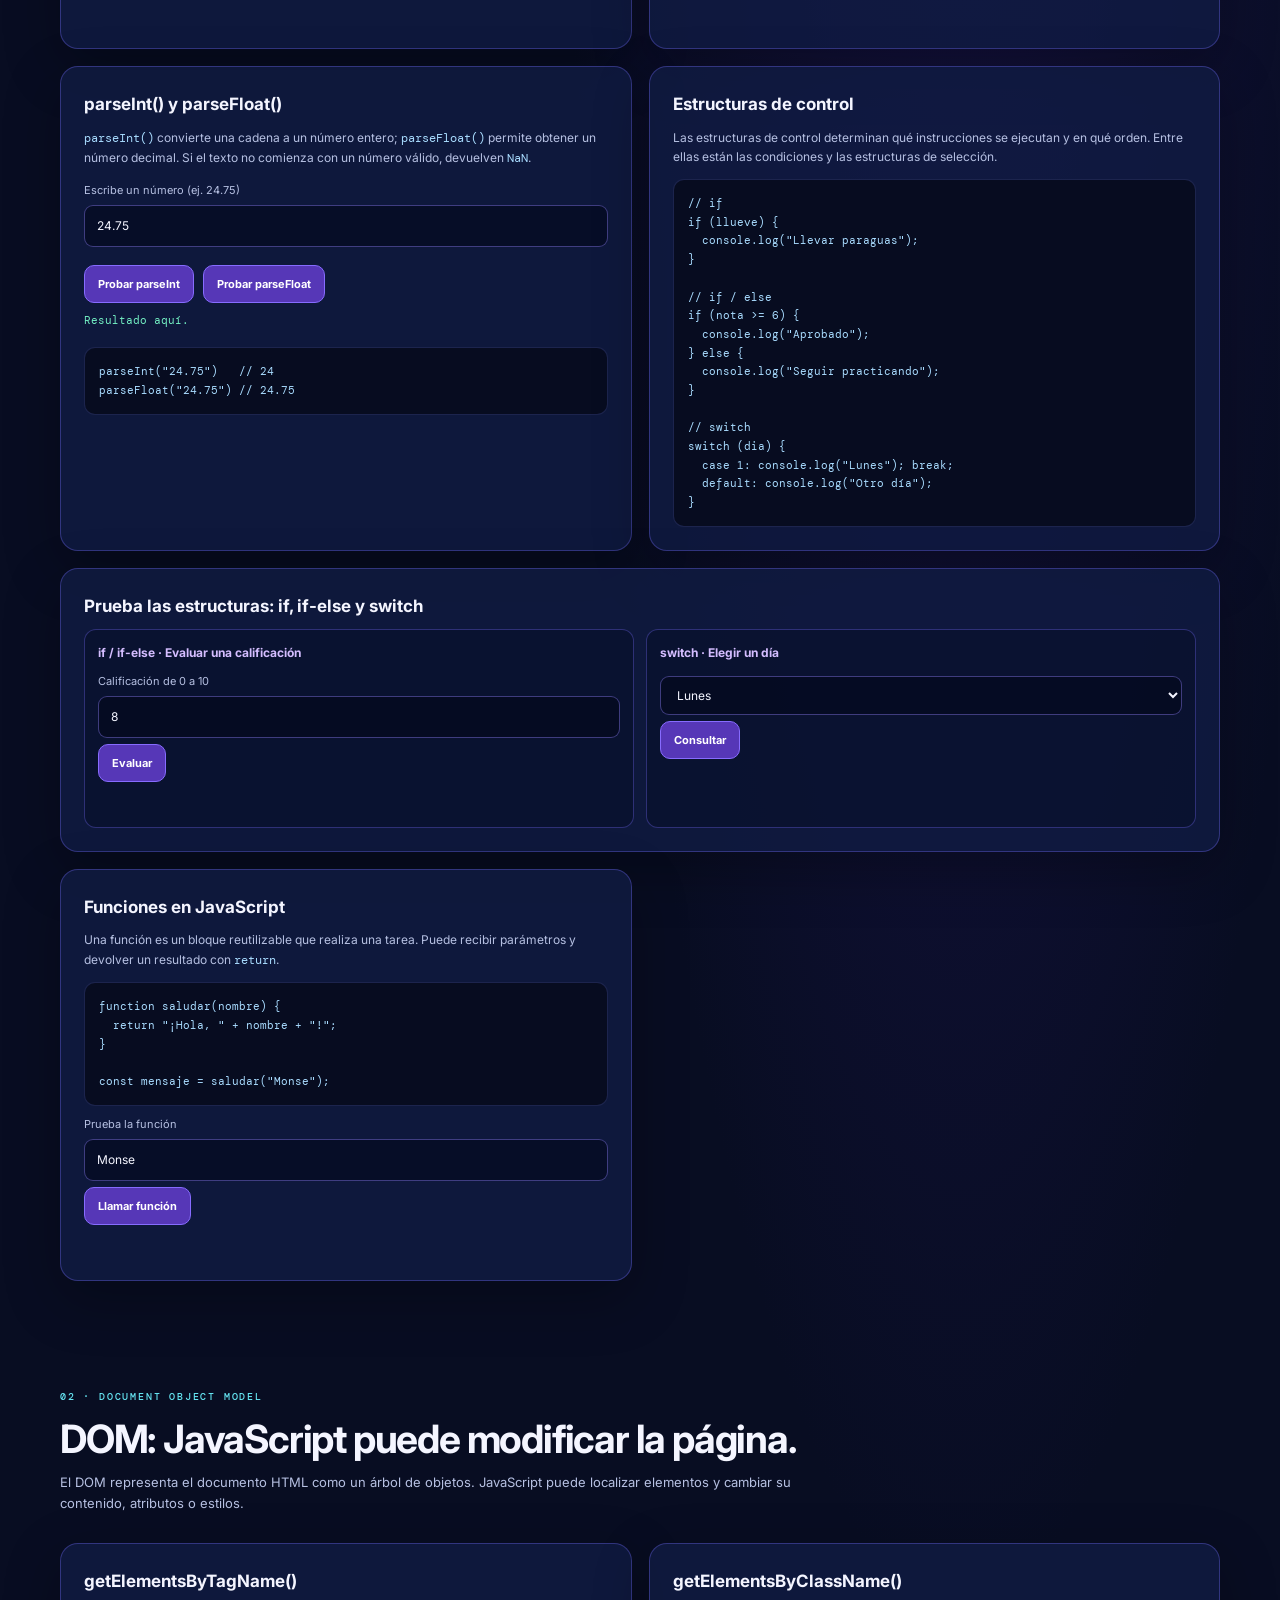
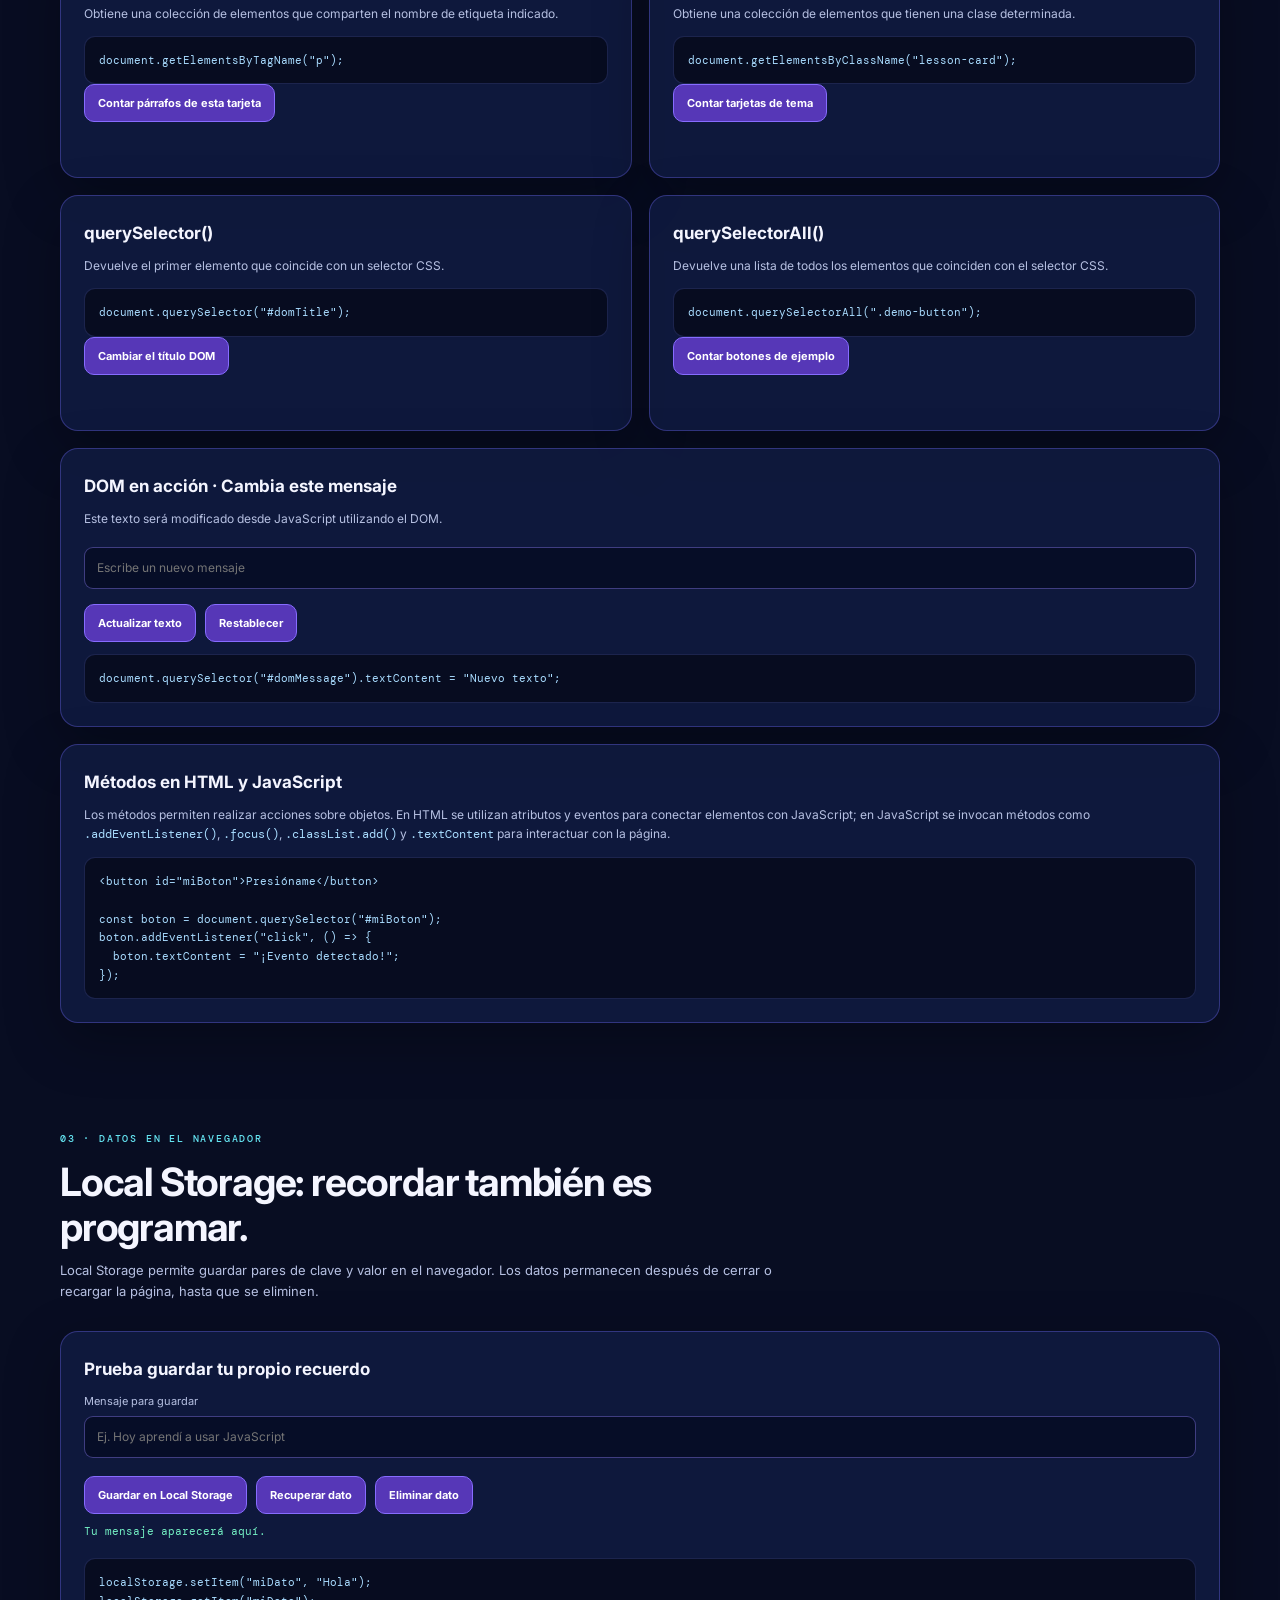
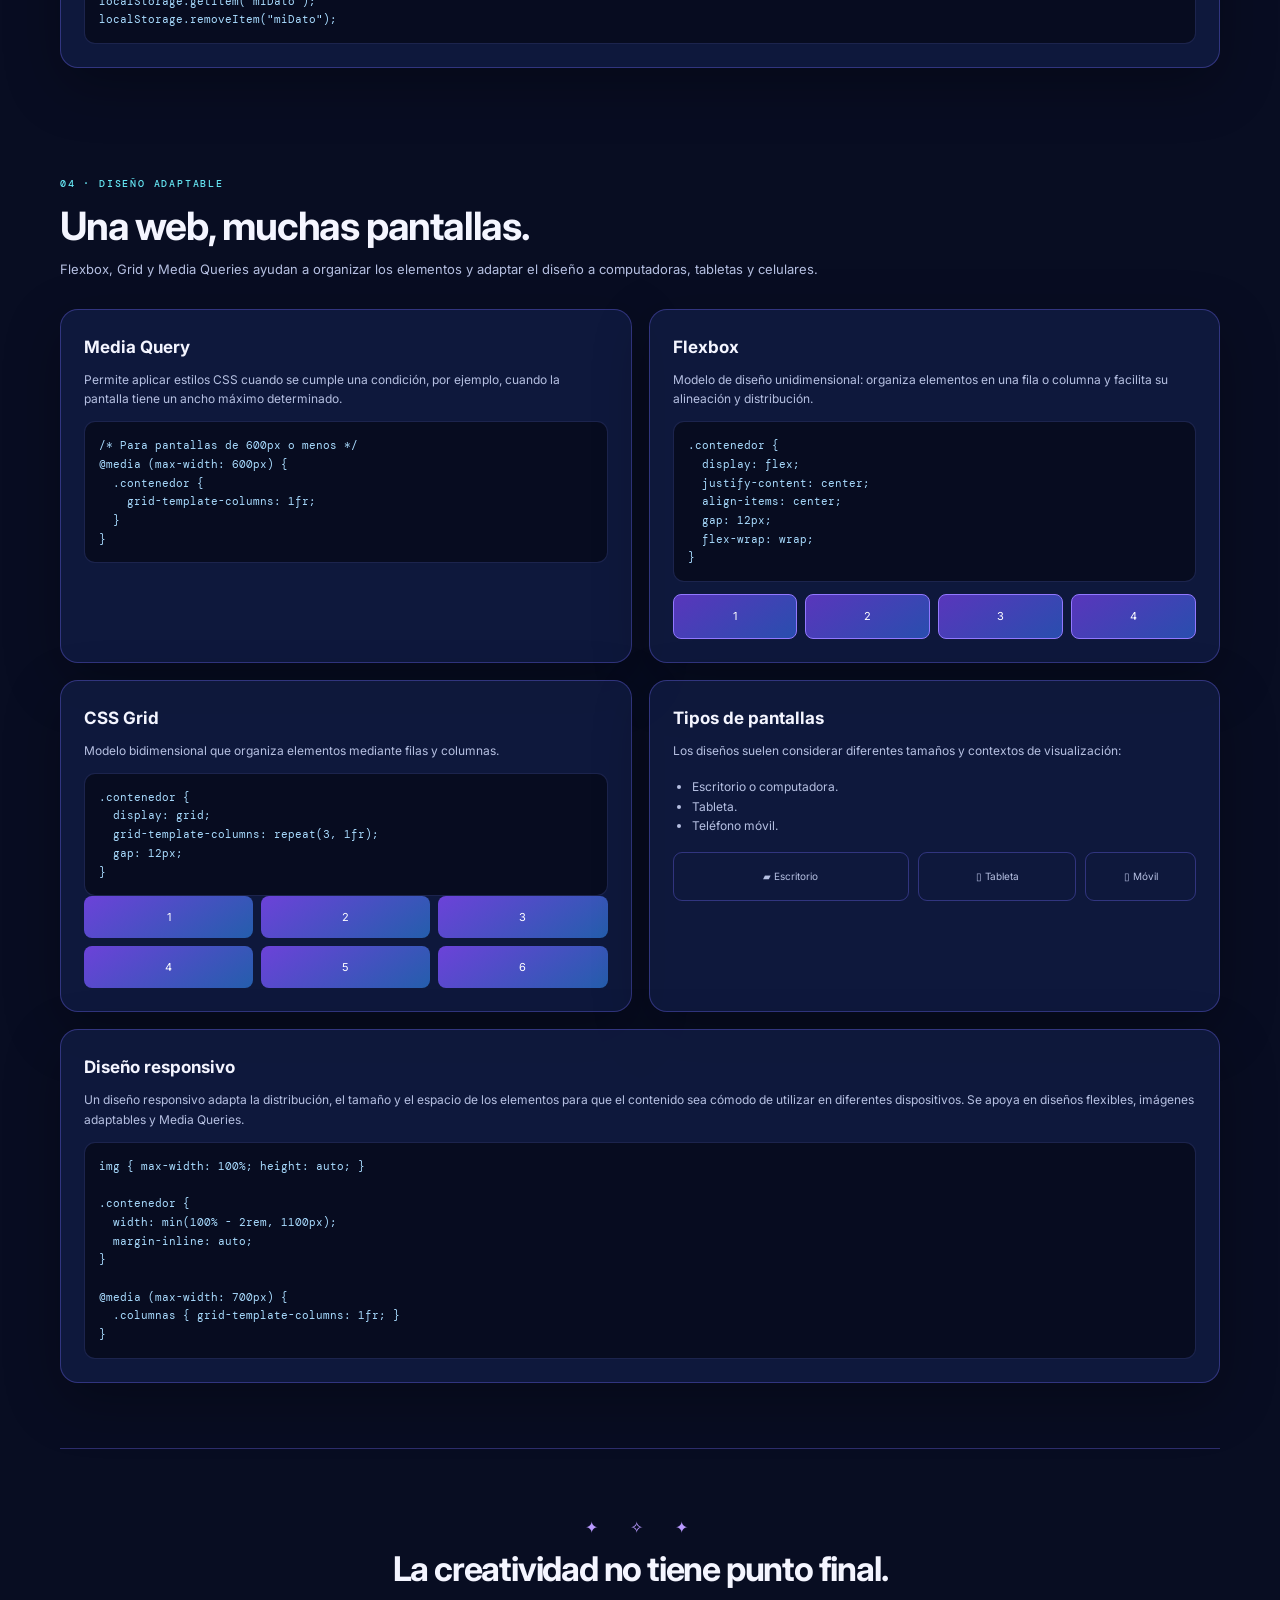
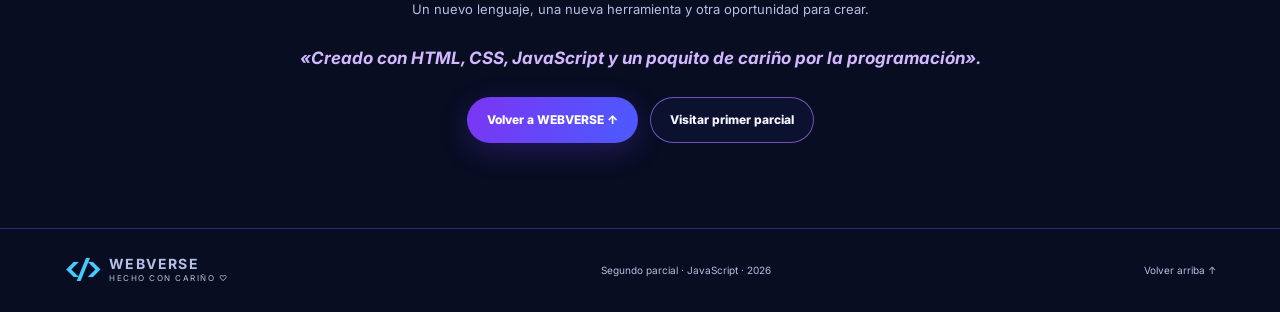
<file: segundo-parcial.html>
<!DOCTYPE html>
<html lang="es">
<head>
  <meta charset="UTF-8">
  <meta name="viewport" content="width=device-width, initial-scale=1.0">
  <meta name="description" content="Segundo parcial de WEBVERSE: JavaScript, DOM, almacenamiento y diseño responsivo.">
  <meta name="theme-color" content="#090d24">
  <title>WEBVERSE | Segundo parcial · JavaScript</title>
  <link rel="preconnect" href="https://fonts.googleapis.com">
  <link rel="preconnect" href="https://fonts.gstatic.com" crossorigin>
  <link href="https://fonts.googleapis.com/css2?family=DM+Mono:wght@400;500&family=Inter:wght@400;500;600;700;800&display=swap" rel="stylesheet">
  <link rel="stylesheet" href="webverse.css">
  <script src="segundo-parcial.js" defer></script>
</head>
<body>
  <header class="topbar">
    <a class="brand" href="index.html"><span class="brand-mark">&lt;/&gt;</span><span><strong>WEBVERSE</strong><small>APRENDE · DESARROLLA · CREA</small></span></a>
    <nav class="main-nav" aria-label="Navegación principal">
      <a href="index.html">Inicio</a><a href="#javascript" class="active">JavaScript</a><a href="#dom">DOM</a><a href="#almacenamiento">Storage</a><a href="#diseno">Diseño avanzado</a>
    </nav>
    <a class="icon-button site-nav-back" href="index.html" aria-label="Volver al inicio">⌂</a>
    <button class="menu-toggle" id="menuToggle" type="button" aria-label="Abrir menú" aria-expanded="false">☰</button>
  </header>

  <main>
    <section class="section-shell page-hero">
      <div>
        <span class="eyebrow"><span class="pulse-dot"></span> SEGUNDO PARCIAL · INTERACTIVIDAD</span>
        <p class="hero-kicker">La siguiente etapa de mi recorrido</p>
        <h1>JavaScript: <span>haz que la web reaccione.</span></h1>
        <p class="hero-description">Ahora que una página tiene estructura y estilo, es momento de darle comportamiento: responder a eventos, procesar datos, modificar contenido y adaptarse a diferentes dispositivos.</p>
        <div class="hero-actions"><a class="button button-primary" href="#javascript">Explorar los temas →</a><a class="button button-ghost" href="index.html">Volver al inicio</a></div>
      </div>
      <div class="page-hero-art"><div class="js-emblem">JS</div></div>
    </section>

    <section class="section-shell content-section section-anchor" id="javascript">
      <div class="section-heading"><span class="eyebrow">01 · FUNDAMENTOS DE JAVASCRIPT</span><h2>El lenguaje que agrega interactividad.</h2><p>Conceptos, variables, datos, operadores y estructuras para construir instrucciones.</p></div>
      <div class="content-grid">
        <article class="lesson-card">
          <h3>¿Qué es JavaScript?</h3>
          <p>JavaScript es un lenguaje de programación que permite agregar comportamiento e interactividad a las páginas web. Puede responder a clics, validar formularios, modificar el contenido y trabajar con datos.</p>
          <pre><code>console.log("¡Hola, WEBVERSE!");</code></pre>
        </article>
        <article class="lesson-card">
          <h3>Declaración de variables y constantes</h3>
          <p><code class="inline-code">let</code> declara una variable cuyo valor puede cambiar; <code class="inline-code">const</code> declara una referencia que no puede reasignarse. <code class="inline-code">var</code> es una forma antigua que todavía puede encontrarse.</p>
          <pre><code>let nombre = "Monse";
let puntos = 10;
const materia = "Aplicaciones Web";
var mensaje = "¡A crear!";</code></pre>
        </article>
        <article class="lesson-card">
          <h3>Tipos de datos</h3>
          <ul><li><b>String:</b> texto, por ejemplo <code class="inline-code">"Hola"</code>.</li><li><b>Number:</b> números enteros y decimales.</li><li><b>Boolean:</b> verdadero o falso.</li><li><b>Undefined:</b> valor no asignado.</li><li><b>Null:</b> ausencia intencional de valor.</li><li><b>Object:</b> objetos, arreglos y otras estructuras.</li><li><b>BigInt y Symbol:</b> tipos adicionales.</li></ul>
          <pre><code>let texto = "WEBVERSE";
let cantidad = 18;
let activo = true;
let datos = null;</code></pre>
        </article>
        <article class="lesson-card">
          <h3>Operadores</h3>
          <p><b>Aritméticos:</b> +, -, *, /, %, **. <b>Asignación:</b> =, +=, -=. <b>Comparación:</b> ==, ===, !=, !==, &gt;, &lt;, &gt;=, &lt;=. <b>Lógicos:</b> &&, ||, !. También existe el operador ternario <code class="inline-code">condición ? valor1 : valor2</code>.</p>
          <pre><code>let suma = 8 + 4;
let esMayor = suma > 10;
let puedeEntrar = esMayor && true;</code></pre>
        </article>
        <article class="lesson-card">
          <h3>Cuadros de diálogo</h3>
          <p>JavaScript incluye <code class="inline-code">alert()</code> para mostrar mensajes, <code class="inline-code">prompt()</code> para solicitar un dato y <code class="inline-code">confirm()</code> para pedir confirmación.</p>
          <div class="demo-row"><button class="demo-button" id="alertDemo">Probar alert()</button><button class="demo-button" id="promptDemo">Probar prompt()</button><button class="demo-button" id="confirmDemo">Probar confirm()</button></div>
          <div class="demo-output" id="dialogOutput" aria-live="polite">Prueba los cuadros de diálogo.</div>
        </article>
        <article class="lesson-card">
          <h3>Obtener datos de un formulario</h3>
          <p>Se pueden leer los valores mediante <code class="inline-code">value</code>, usando el evento <code class="inline-code">submit</code> y evitando que el formulario recargue la página con <code class="inline-code">preventDefault()</code>.</p>
          <form id="nameForm">
            <label class="demo-label" for="visitorName">Escribe tu nombre</label><input class="demo-input" id="visitorName" name="visitorName" type="text" placeholder="Tu nombre" required>
            <button class="demo-button" type="submit">Obtener dato</button>
          </form>
          <div class="demo-output" id="formOutput" aria-live="polite"></div>
        </article>
        <article class="lesson-card">
          <h3>parseInt() y parseFloat()</h3>
          <p><code class="inline-code">parseInt()</code> convierte una cadena a un número entero; <code class="inline-code">parseFloat()</code> permite obtener un número decimal. Si el texto no comienza con un número válido, devuelven <code class="inline-code">NaN</code>.</p>
          <label class="demo-label" for="numberInput">Escribe un número (ej. 24.75)</label><input class="demo-input" id="numberInput" value="24.75">
          <div class="demo-row"><button class="demo-button" id="parseIntButton">Probar parseInt</button><button class="demo-button" id="parseFloatButton">Probar parseFloat</button></div>
          <div class="demo-output" id="parseOutput" aria-live="polite">Resultado aquí.</div>
          <pre><code>parseInt("24.75")   // 24
parseFloat("24.75") // 24.75</code></pre>
        </article>
        <article class="lesson-card">
          <h3>Estructuras de control</h3>
          <p>Las estructuras de control determinan qué instrucciones se ejecutan y en qué orden. Entre ellas están las condiciones y las estructuras de selección.</p>
          <pre><code>// if
if (llueve) {
  console.log("Llevar paraguas");
}

// if / else
if (nota >= 6) {
  console.log("Aprobado");
} else {
  console.log("Seguir practicando");
}

// switch
switch (dia) {
  case 1: console.log("Lunes"); break;
  default: console.log("Otro día");
}</code></pre>
        </article>
        <article class="lesson-card wide">
          <h3>Prueba las estructuras: if, if-else y switch</h3>
          <div class="comparison">
            <div class="mini-panel">
              <strong>if / if-else · Evaluar una calificación</strong>
              <label class="demo-label" for="gradeInput">Calificación de 0 a 10</label><input class="demo-input" id="gradeInput" type="number" min="0" max="10" step="0.1" value="8">
              <button class="demo-button" id="gradeButton">Evaluar</button><div class="demo-output" id="gradeOutput" aria-live="polite"></div>
            </div>
            <div class="mini-panel">
              <strong>switch · Elegir un día</strong>
              <select class="demo-select" id="daySelect"><option value="1">Lunes</option><option value="2">Martes</option><option value="3">Miércoles</option><option value="4">Jueves</option><option value="5">Viernes</option><option value="6">Sábado</option><option value="7">Domingo</option></select>
              <button class="demo-button" id="dayButton">Consultar</button><div class="demo-output" id="dayOutput" aria-live="polite"></div>
            </div>
          </div>
        </article>
        <article class="lesson-card">
          <h3>Funciones en JavaScript</h3>
          <p>Una función es un bloque reutilizable que realiza una tarea. Puede recibir parámetros y devolver un resultado con <code class="inline-code">return</code>.</p>
          <pre><code>function saludar(nombre) {
  return "¡Hola, " + nombre + "!";
}

const mensaje = saludar("Monse");</code></pre>
          <label class="demo-label" for="functionName">Prueba la función</label><input class="demo-input" id="functionName" value="Monse">
          <button class="demo-button" id="functionButton">Llamar función</button><div class="demo-output" id="functionOutput" aria-live="polite"></div>
        </article>
      </div>
    </section>

    <section class="section-shell content-section section-anchor" id="dom">
      <div class="section-heading"><span class="eyebrow">02 · DOCUMENT OBJECT MODEL</span><h2>DOM: JavaScript puede modificar la página.</h2><p>El DOM representa el documento HTML como un árbol de objetos. JavaScript puede localizar elementos y cambiar su contenido, atributos o estilos.</p></div>
      <div class="content-grid">
        <article class="lesson-card">
          <h3>getElementsByTagName()</h3><p>Obtiene una colección de elementos que comparten el nombre de etiqueta indicado.</p><pre><code>document.getElementsByTagName("p");</code></pre>
          <button class="demo-button" id="tagButton">Contar párrafos de esta tarjeta</button><div class="demo-output" id="tagOutput"></div>
        </article>
        <article class="lesson-card">
          <h3>getElementsByClassName()</h3><p>Obtiene una colección de elementos que tienen una clase determinada.</p><pre><code>document.getElementsByClassName("lesson-card");</code></pre>
          <button class="demo-button" id="classButton">Contar tarjetas de tema</button><div class="demo-output" id="classOutput"></div>
        </article>
        <article class="lesson-card">
          <h3>querySelector()</h3><p>Devuelve el primer elemento que coincide con un selector CSS.</p><pre><code>document.querySelector("#domTitle");</code></pre>
          <button class="demo-button" id="queryButton">Cambiar el título DOM</button>
        </article>
        <article class="lesson-card">
          <h3>querySelectorAll()</h3><p>Devuelve una lista de todos los elementos que coinciden con el selector CSS.</p><pre><code>document.querySelectorAll(".demo-button");</code></pre>
          <button class="demo-button" id="queryAllButton">Contar botones de ejemplo</button><div class="demo-output" id="queryAllOutput"></div>
        </article>
        <article class="lesson-card wide">
          <h3>DOM en acción · Cambia este mensaje</h3>
          <p id="domMessage">Este texto será modificado desde JavaScript utilizando el DOM.</p>
          <div class="demo-row"><input class="demo-input" id="domTextInput" placeholder="Escribe un nuevo mensaje"><button class="demo-button" id="changeDomButton">Actualizar texto</button><button class="demo-button" id="resetDomButton">Restablecer</button></div>
          <pre><code>document.querySelector("#domMessage").textContent = "Nuevo texto";</code></pre>
        </article>
        <article class="lesson-card wide">
          <h3>Métodos en HTML y JavaScript</h3>
          <p>Los métodos permiten realizar acciones sobre objetos. En HTML se utilizan atributos y eventos para conectar elementos con JavaScript; en JavaScript se invocan métodos como <code class="inline-code">.addEventListener()</code>, <code class="inline-code">.focus()</code>, <code class="inline-code">.classList.add()</code> y <code class="inline-code">.textContent</code> para interactuar con la página.</p>
          <pre><code>&lt;button id="miBoton"&gt;Presióname&lt;/button&gt;

const boton = document.querySelector("#miBoton");
boton.addEventListener("click", () =&gt; {
  boton.textContent = "¡Evento detectado!";
});</code></pre>
        </article>
      </div>
    </section>

    <section class="section-shell content-section section-anchor" id="almacenamiento">
      <div class="section-heading"><span class="eyebrow">03 · DATOS EN EL NAVEGADOR</span><h2>Local Storage: recordar también es programar.</h2><p>Local Storage permite guardar pares de clave y valor en el navegador. Los datos permanecen después de cerrar o recargar la página, hasta que se eliminen.</p></div>
      <div class="content-grid">
        <article class="lesson-card wide">
          <h3>Prueba guardar tu propio recuerdo</h3>
          <label class="demo-label" for="memoryInput">Mensaje para guardar</label><input class="demo-input" id="memoryInput" placeholder="Ej. Hoy aprendí a usar JavaScript">
          <div class="demo-row"><button class="demo-button" id="saveMemory">Guardar en Local Storage</button><button class="demo-button" id="loadMemory">Recuperar dato</button><button class="demo-button" id="deleteMemory">Eliminar dato</button></div>
          <div class="demo-output" id="memoryOutput" aria-live="polite">Tu mensaje aparecerá aquí.</div>
          <pre><code>localStorage.setItem("miDato", "Hola");
localStorage.getItem("miDato");
localStorage.removeItem("miDato");</code></pre>
        </article>
      </div>
    </section>

    <section class="section-shell content-section section-anchor" id="diseno">
      <div class="section-heading"><span class="eyebrow">04 · DISEÑO ADAPTABLE</span><h2>Una web, muchas pantallas.</h2><p>Flexbox, Grid y Media Queries ayudan a organizar los elementos y adaptar el diseño a computadoras, tabletas y celulares.</p></div>
      <div class="content-grid">
        <article class="lesson-card">
          <h3>Media Query</h3><p>Permite aplicar estilos CSS cuando se cumple una condición, por ejemplo, cuando la pantalla tiene un ancho máximo determinado.</p><pre><code>/* Para pantallas de 600px o menos */
@media (max-width: 600px) {
  .contenedor {
    grid-template-columns: 1fr;
  }
}</code></pre>
        </article>
        <article class="lesson-card">
          <h3>Flexbox</h3><p>Modelo de diseño unidimensional: organiza elementos en una fila o columna y facilita su alineación y distribución.</p><pre><code>.contenedor {
  display: flex;
  justify-content: center;
  align-items: center;
  gap: 12px;
  flex-wrap: wrap;
}</code></pre>
          <div class="layout-demo"><span>1</span><span>2</span><span>3</span><span>4</span></div>
        </article>
        <article class="lesson-card">
          <h3>CSS Grid</h3><p>Modelo bidimensional que organiza elementos mediante filas y columnas.</p><pre><code>.contenedor {
  display: grid;
  grid-template-columns: repeat(3, 1fr);
  gap: 12px;
}</code></pre>
          <div class="grid-demo"><span>1</span><span>2</span><span>3</span><span>4</span><span>5</span><span>6</span></div>
        </article>
        <article class="lesson-card">
          <h3>Tipos de pantallas</h3><p>Los diseños suelen considerar diferentes tamaños y contextos de visualización:</p><ul><li>Escritorio o computadora.</li><li>Tableta.</li><li>Teléfono móvil.</li></ul><div class="screen-demo"><span>▰ Escritorio</span><span>▯ Tableta</span><span>▯ Móvil</span></div>
        </article>
        <article class="lesson-card wide">
          <h3>Diseño responsivo</h3><p>Un diseño responsivo adapta la distribución, el tamaño y el espacio de los elementos para que el contenido sea cómodo de utilizar en diferentes dispositivos. Se apoya en diseños flexibles, imágenes adaptables y Media Queries.</p>
          <pre><code>img { max-width: 100%; height: auto; }

.contenedor {
  width: min(100% - 2rem, 1100px);
  margin-inline: auto;
}

@media (max-width: 700px) {
  .columnas { grid-template-columns: 1fr; }
}</code></pre>
        </article>
      </div>
    </section>

    <section class="section-shell final-message">
      <div class="final-stars">✦　✧　✦</div><h2>La creatividad no tiene punto final.</h2>
      <p>Un nuevo lenguaje, una nueva herramienta y otra oportunidad para crear.</p>
      <strong>«Creado con HTML, CSS, JavaScript y un poquito de cariño por la programación».</strong>
      <div class="hero-actions" style="justify-content:center;margin-top:25px"><a class="button button-primary" href="index.html">Volver a WEBVERSE ↑</a><a class="button button-ghost" href="primer-parcial.html">Visitar primer parcial</a></div>
    </section>
  </main>
  <footer class="site-footer"><a class="brand footer-brand" href="index.html"><span class="brand-mark">&lt;/&gt;</span><span><strong>WEBVERSE</strong><small>HECHO CON CARIÑO ♡</small></span></a><span>Segundo parcial · JavaScript · 2026</span><a href="#javascript">Volver arriba ↑</a></footer>
</body>
</html>
</file>
<file: webverse.css>
/* WEBVERSE — identidad visual compartida */
:root {
  --bg: #080d22;
  --bg-soft: #0e1634;
  --panel: rgba(17, 27, 66, .82);
  --panel-solid: #111b42;
  --text: #f4f5ff;
  --muted: #b6c0e2;
  --purple: #9b5cff;
  --purple-light: #c4a1ff;
  --blue: #48c9ff;
  --cyan: #65e5f2;
  --border: rgba(117, 108, 255, .34);
  --shadow: 0 18px 55px rgba(0, 0, 0, .28);
  --radius: 22px;
}
* { box-sizing: border-box; }
html { scroll-behavior: smooth; scroll-padding-top: 100px; }
body {
  margin: 0; min-height: 100vh; color: var(--text);
  background: radial-gradient(ellipse at 75% 5%, #1b1450 0, transparent 32%), var(--bg);
  font-family: Inter, Arial, sans-serif; line-height: 1.65; overflow-x: hidden;
}
body.light-theme { --bg:#eef1ff; --bg-soft:#e3e8ff; --panel:rgba(255,255,255,.9); --panel-solid:#fff; --text:#172044; --muted:#596486; --border:rgba(104,75,210,.25); background:radial-gradient(ellipse at 75% 5%,#ddd0ff 0,transparent 35%),var(--bg); }
a { color: inherit; text-decoration: none; }
button, input, select, textarea { font: inherit; }
button { cursor: pointer; }
.topbar { position: sticky; top: 0; z-index: 50; display:flex; align-items:center; justify-content:space-between; gap:24px; padding: 13px clamp(18px,5vw,76px); background:rgba(6,10,29,.88); border-bottom:1px solid var(--border); backdrop-filter:blur(18px); }
.light-theme .topbar { background:rgba(245,247,255,.9); }
.brand { display:flex; align-items:center; gap:12px; min-width:max-content; }
.brand-mark { color:var(--blue); font-family:"DM Mono",monospace; font-size:35px; font-weight:700; letter-spacing:-5px; }
.brand strong { display:block; font-size:18px; letter-spacing:1.4px; line-height:1.2; }
.brand small { display:block; color:var(--muted); font-size:8px; letter-spacing:1.5px; }
.main-nav { display:flex; align-items:center; gap:clamp(12px,2vw,28px); }
.main-nav a { color:var(--muted); font-size:12px; font-weight:700; transition:.2s; }
.main-nav a:hover,.main-nav a.active { color:#fff; }
.light-theme .main-nav a:hover,.light-theme .main-nav a.active { color:var(--purple); }
.icon-button,.menu-toggle { border:1px solid var(--border); border-radius:50%; width:39px; height:39px; color:var(--text); background:var(--panel); }
.menu-toggle { display:none; border-radius:12px; }
.music-strip { display:flex; align-items:center; gap:15px; padding:8px clamp(18px,5vw,76px); background:rgba(11,17,46,.8); border-bottom:1px solid rgba(90,87,190,.2); }
.light-theme .music-strip { background:rgba(228,232,255,.85); }
.music-track { display:flex; align-items:center; gap:10px; margin-right:auto; }
.music-note { display:grid; place-items:center; width:30px; height:30px; border-radius:9px; color:white; background:linear-gradient(135deg,var(--purple),#5635d7); }
.music-track strong,.music-track small { display:block; }
.music-track strong { font-size:11px; }.music-track small { color:var(--muted); font-size:10px; }
.music-button { border:1px solid var(--border); border-radius:30px; padding:7px 13px; color:var(--text); background:var(--panel); font-size:11px; font-weight:700; }
.volume-control { color:var(--muted); font-size:10px; }
#musicVolume { width:90px; accent-color:var(--purple); }
.section-shell { width:min(1160px, calc(100% - 44px)); margin-inline:auto; }
.hero { min-height:560px; display:grid; grid-template-columns:1.05fr .95fr; align-items:center; gap:35px; padding-block:75px 85px; }
.eyebrow { display:inline-flex; align-items:center; gap:9px; color:var(--cyan); font-family:"DM Mono",monospace; font-size:10px; font-weight:500; letter-spacing:1.8px; }
.pulse-dot { width:7px; height:7px; border-radius:50%; background:#68f6ca; box-shadow:0 0 13px #68f6ca; }
.hero-kicker { color:var(--muted); margin:20px 0 3px; font-size:14px; }
h1,h2,h3,p { margin-top:0; }
h1 { max-width:690px; margin-bottom:18px; font-size:clamp(38px,5.4vw,67px); line-height:1.08; letter-spacing:-2.8px; }
h1 span { color:transparent; background:linear-gradient(100deg,#64d8ff,#a17aff 60%,#d49aff); background-clip:text; }
.hero-description { max-width:570px; color:var(--muted); font-size:15px; }
.hero-actions { display:flex; flex-wrap:wrap; gap:12px; margin-top:28px; }
.button { display:inline-flex; justify-content:center; align-items:center; gap:12px; border:1px solid transparent; border-radius:999px; padding:12px 19px; font-size:12px; font-weight:800; transition:transform .2s,box-shadow .2s,background .2s; }
.button:hover { transform:translateY(-3px); }
.button-primary { color:#fff; background:linear-gradient(110deg,#7b35f3,#4b5bff); box-shadow:0 8px 28px rgba(113,61,255,.25); }
.button-primary:hover { box-shadow:0 10px 34px rgba(113,61,255,.45); }
.button-ghost { color:var(--text); background:rgba(19,26,67,.4); border-color:rgba(169,119,255,.65); }
.hero-tags,.topic-pills { display:flex; flex-wrap:wrap; gap:8px; margin-top:25px; }
.hero-tags span,.topic-pills span { padding:5px 10px; border:1px solid var(--border); border-radius:30px; color:var(--muted); font-family:"DM Mono",monospace; font-size:10px; }
.hero-art { min-height:350px; position:relative; display:grid; place-items:center; isolation:isolate; }
.hero-art:before { content:""; position:absolute; width:80%; aspect-ratio:1; border-radius:50%; background:radial-gradient(circle,rgba(111,64,255,.24),transparent 68%); filter:blur(10px); z-index:-1; }
.code-window { width:min(440px,100%); transform:perspective(900px) rotateY(-8deg) rotateX(3deg); border:1px solid #7867ff; border-radius:17px; overflow:hidden; background:linear-gradient(145deg,#151c4e,#090e2b); box-shadow:0 0 0 5px rgba(112,83,255,.1),0 20px 65px rgba(55,36,180,.42); }
.window-bar { display:flex; align-items:center; gap:6px; padding:13px 15px; border-bottom:1px solid rgba(135,130,255,.25); color:#aab4df; font:10px "DM Mono",monospace; }
.window-bar i { width:8px;height:8px;border-radius:50%;background:#ff7199; }.window-bar i:nth-child(2){background:#ffd36b}.window-bar i:nth-child(3){background:#68e6bd}.window-bar span{margin-left:10px}
.fake-code { padding:26px 24px 32px; font:clamp(11px,1.2vw,14px)/2 "DM Mono",monospace; color:#dbe5ff; }
.fake-code p { margin:0; }.fake-code b { color:#71d9ff; }.fake-code em { color:#f7bd77; font-style:normal; }.fake-code strong { color:#c7a0ff; }.fake-code .indent { padding-left:24px; }.fake-code .code-result { margin-top:18px;color:#68e6bd; }
.orbit { position:absolute; border:1px solid rgba(105,103,255,.35); border-radius:50%; transform:rotate(-22deg); }.orbit-a { width:115%;height:65%; }.orbit-b { width:95%;height:85%;transform:rotate(32deg); }
.floating-chip { position:absolute; display:grid;place-items:center;width:58px;height:58px;border:1px solid #8c70ff;border-radius:16px;color:#d9c7ff;background:#17134a;box-shadow:0 0 25px rgba(133,91,255,.4);font:700 21px "DM Mono",monospace; }.chip-one{top:30px;right:3%;}.chip-two{bottom:30px;left:4%;color:#ffe08a}.floating-star{position:absolute;top:16%;left:10%;color:#9b83ff;font-size:27px}.hero-caption{position:absolute;bottom:0;color:#8c9ad0;font:9px "DM Mono",monospace;letter-spacing:2px}
.section-heading { max-width:760px; margin-bottom:28px; }.section-heading h2,.about-copy h2,.easter-card h2,.final-message h2 { margin:9px 0 10px; font-size:clamp(27px,3.4vw,39px); line-height:1.17; letter-spacing:-1.2px; }.section-heading p,.about-copy p { color:var(--muted);font-size:13px; }
.semester-grid { display:grid;grid-template-columns:1fr 1fr;gap:20px; }
.semester-card,.dedication-card,.code-lab,.easter-card { border:1px solid var(--border);border-radius:var(--radius);background:linear-gradient(145deg,rgba(23,31,79,.94),rgba(12,19,49,.94));box-shadow:var(--shadow); }
.light-theme .semester-card,.light-theme .dedication-card,.light-theme .code-lab,.light-theme .easter-card { background:var(--panel-solid); }
.semester-card { padding:27px;position:relative;overflow:hidden; }.semester-card:after{content:"";position:absolute;width:180px;height:180px;border-radius:50%;right:-90px;top:-95px;background:rgba(129,79,255,.13);filter:blur(3px)}
.card-topline { display:flex;align-items:center;justify-content:space-between; }.semester-icon { display:grid;place-items:center;width:47px;height:47px;border-radius:14px;color:#fff;background:linear-gradient(140deg,#8049fa,#3e71ff);font:700 18px "DM Mono",monospace; }.second-card .semester-icon{background:linear-gradient(140deg,#19bde9,#6557ff)}
.status-pill { color:var(--cyan);font:9px "DM Mono",monospace;letter-spacing:1px; }.semester-card h3{margin:22px 0 8px;font-size:24px}.semester-card p{max-width:490px;min-height:65px;color:var(--muted);font-size:13px}.semester-card .button{margin-top:23px}
.about-section { display:grid;grid-template-columns:.85fr 1.15fr;align-items:center;gap:65px;padding-block:115px 95px; }
.about-visual { position:relative;display:grid;place-items:center;min-height:300px; }.visual-screen { width:min(350px,100%);padding:23px;border:1px solid #7c6cff;border-radius:18px;background:linear-gradient(145deg,#171d53,#090e2b);box-shadow:0 0 55px rgba(113,74,255,.22);transform:rotate(-4deg); }.screen-label{color:#9ca9dc;font:10px "DM Mono",monospace}.screen-symbol{padding:26px 0;text-align:center;color:#6ddaff;font:700 83px "DM Mono",monospace;text-shadow:0 0 28px #586dff}.screen-progress{height:5px;border-radius:10px;background:#2b326a;overflow:hidden}.screen-progress span{display:block;width:78%;height:100%;background:linear-gradient(90deg,#8c4dff,#53d7ff)}.visual-screen small{display:block;margin-top:13px;color:#b6c0e2;font-size:10px}.orbit-dot{position:absolute;right:6%;top:7%;color:#b58cff;font-size:34px}
.quote-line { margin-top:22px;padding-left:16px;border-left:2px solid var(--purple);color:var(--purple-light);font-size:13px;font-style:italic; }
.dedication-section { padding-block:45px 100px; }.centered-heading{text-align:center;max-width:850px;margin-inline:auto;margin-bottom:32px}.heart{color:#d78cff}.dedication-card{max-width:900px;margin:auto;padding:clamp(25px,5vw,52px);text-align:center}.dedication-symbol{color:#c49aff;font-size:35px}.dedication-card p{max-width:740px;margin:18px auto;color:var(--muted);font-size:14px}.dedication-signature{margin-top:30px;color:#d2b3ff;font-size:14px;font-weight:700}.dedication-signature span{font-size:19px}
.heart-code-section{padding-block:25px 95px}.code-lab{padding:20px}.code-tabs{display:flex;flex-wrap:wrap;gap:8px;padding-bottom:15px;border-bottom:1px solid var(--border)}.code-tab{border:1px solid transparent;border-radius:9px;padding:9px 13px;color:var(--muted);background:transparent;font-size:11px;font-weight:700}.code-tab.active{color:#fff;background:#5637b7;border-color:#9b75ff}.code-display{min-height:170px;margin:18px 0;padding:22px;overflow:auto;border:1px solid rgba(102,128,255,.22);border-radius:13px;background:#070c20;color:#cfe1ff;font:12px/1.8 "DM Mono",monospace;white-space:pre-wrap}.code-lab-bottom{display:flex;align-items:center;gap:20px;flex-wrap:wrap}.terminal-output{display:flex;flex-direction:column;gap:2px}.terminal-output span{color:#7d8dbd;font:9px "DM Mono",monospace;letter-spacing:1px}.terminal-output strong{color:#73efc3;font:12px "DM Mono",monospace}.code-note{margin:15px 0 0;color:var(--muted);font-size:10px}
.easter-section{padding-bottom:95px}.easter-card{display:flex;align-items:center;gap:25px;padding:25px 30px}.cricket-art{font-size:52px;filter:drop-shadow(0 0 15px rgba(125,255,165,.3))}.easter-card div:nth-child(2){flex:1}.easter-card h2{font-size:24px}.easter-card p{margin:0;color:var(--muted);font-size:12px}
.final-message{padding:65px 25px 85px;text-align:center;border-top:1px solid var(--border)}.final-stars{color:#b99aff;letter-spacing:8px}.final-message h2{font-size:34px}.final-message p{color:var(--muted);font-size:13px}.final-message strong{display:block;margin:24px auto 0;color:#d4b8ff;font-size:clamp(13px,2vw,17px);font-style:italic}
.site-footer{display:flex;align-items:center;justify-content:space-between;gap:20px;padding:20px clamp(18px,5vw,76px);border-top:1px solid var(--border);color:var(--muted);font-size:10px}.footer-brand .brand-mark{font-size:26px}.footer-brand strong{font-size:14px}
.secret-dialog{width:min(560px,calc(100% - 30px));padding:35px;border:1px solid #8b70ff;border-radius:22px;color:var(--text);background:linear-gradient(145deg,#171d4e,#090e28);box-shadow:0 0 80px rgba(115,75,255,.35)}.secret-dialog::backdrop{background:rgba(2,4,17,.78);backdrop-filter:blur(7px)}.dialog-close{position:absolute;top:12px;right:15px;border:0;color:#fff;background:none;font-size:27px}.secret-bug{text-align:center;font-size:47px}.secret-dialog h2{text-align:center;color:#d3b5ff}.secret-dialog p{color:#c3cbea;font-size:13px}.secret-code{margin:20px 0;padding:15px;border-radius:10px;background:#060b1e;color:#78e9d1;font:12px/1.8 "DM Mono",monospace}.secret-dialog .button{width:100%}
.toast{position:fixed;right:20px;bottom:20px;z-index:100;padding:12px 18px;border:1px solid var(--border);border-radius:12px;color:var(--text);background:#171d4e;box-shadow:var(--shadow);font-size:12px;opacity:0;transform:translateY(12px);pointer-events:none;transition:.25s}.toast.show{opacity:1;transform:translateY(0)}
/* Segundo parcial */
.page-hero {padding:65px 0 50px;display:grid;grid-template-columns:1fr .75fr;align-items:center;gap:35px}.page-hero h1{font-size:clamp(38px,5vw,58px)}.page-hero-art{min-height:230px;display:grid;place-items:center}.js-emblem{display:grid;place-items:center;width:180px;height:180px;border:1px solid #8d78ff;border-radius:35px;color:#ffdf74;background:linear-gradient(145deg,#24205f,#10173c);box-shadow:0 0 55px rgba(127,83,255,.32);font-size:70px;font-weight:800;transform:rotate(7deg)}
.content-section{padding-block:35px 65px}.content-grid{display:grid;grid-template-columns:repeat(2,minmax(0,1fr));gap:17px}.lesson-card{padding:23px;border:1px solid var(--border);border-radius:18px;background:var(--panel);box-shadow:var(--shadow);min-width:0}.lesson-card h3{margin:0 0 9px;font-size:17px}.lesson-card p,.lesson-card li{color:var(--muted);font-size:12px}.lesson-card pre{max-width:100%;overflow:auto;margin:12px 0 0;padding:14px;border:1px solid rgba(111,131,255,.2);border-radius:11px;background:#070c20;color:#cde2ff;font:11px/1.7 "DM Mono",monospace}.lesson-card code,.inline-code{font-family:"DM Mono",monospace;color:#a9dcff}.lesson-card ul{padding-left:19px}.lesson-card.wide{grid-column:1/-1}
.demo-row{display:flex;flex-wrap:wrap;gap:9px;align-items:center;margin-top:12px}.demo-button{border:1px solid #876cff;border-radius:10px;padding:9px 13px;color:white;background:#5637b7;font-size:11px;font-weight:700}.demo-output{min-height:22px;margin-top:10px;color:#73efc3;font:11px "DM Mono",monospace}
.demo-input,.demo-select,.demo-textarea{width:100%;margin:6px 0;padding:10px 12px;border:1px solid rgba(143,130,255,.42);border-radius:9px;color:var(--text);background:rgba(4,9,29,.65);outline:none;font-size:12px}.demo-input:focus,.demo-select:focus,.demo-textarea:focus{border-color:var(--cyan);box-shadow:0 0 0 3px rgba(72,201,255,.1)}
.demo-label{display:block;margin-top:9px;color:var(--muted);font-size:11px}.comparison{display:grid;grid-template-columns:1fr 1fr;gap:12px}.mini-panel{padding:13px;border:1px solid var(--border);border-radius:12px;background:rgba(6,12,34,.45)}.mini-panel strong{display:block;margin-bottom:7px;color:#d4bdff;font-size:12px}
.layout-demo{display:grid;grid-template-columns:repeat(4,1fr);gap:8px;margin-top:12px}.layout-demo span{display:grid;place-items:center;min-height:45px;border:1px solid #9278ff;border-radius:8px;background:linear-gradient(145deg,#5936bc,#294eae);color:white;font-size:11px}
.grid-demo{display:grid;grid-template-columns:repeat(3,1fr);gap:8px}.grid-demo span{display:grid;place-items:center;min-height:42px;border-radius:8px;background:linear-gradient(145deg,#6c42d9,#245eac);color:white;font-size:11px}
.screen-demo{display:grid;grid-template-columns:1.5fr 1fr .7fr;gap:9px}.screen-demo span{padding:15px 5px;border:1px solid var(--border);border-radius:9px;text-align:center;color:var(--muted);font-size:10px}
.site-nav-back{display:flex;gap:15px;align-items:center}.site-nav-back a{color:var(--muted);font-size:11px}.section-anchor{scroll-margin-top:100px}
@media (max-width:850px){.main-nav{gap:12px}.main-nav a{font-size:10px}.hero{grid-template-columns:1fr .85fr}.about-section{gap:30px}.page-hero{grid-template-columns:1fr .6fr}}
@media (max-width:680px){.topbar{flex-wrap:wrap}.main-nav{display:none;order:4;width:100%;padding:12px 0 5px;flex-direction:column;align-items:flex-start}.main-nav.open{display:flex}.menu-toggle{display:block;margin-left:auto}.icon-button{order:2}.music-strip{flex-wrap:wrap;gap:9px}.music-track{width:100%}.hero,.page-hero{grid-template-columns:1fr;padding-block:55px}.hero-art{min-height:260px}.semester-grid,.about-section,.content-grid{grid-template-columns:1fr}.about-section{padding-block:75px}.about-visual{min-height:230px}.lesson-card.wide{grid-column:auto}.easter-card{align-items:flex-start;flex-wrap:wrap}.easter-card div:nth-child(2){flex-basis:calc(100% - 85px)}.easter-card .button{width:100%}.site-footer{flex-wrap:wrap}.site-footer>span{order:3;width:100%}.comparison{grid-template-columns:1fr}}
@media (max-width:420px){.section-shell{width:calc(100% - 30px)}h1{letter-spacing:-1.6px}.semester-card{padding:21px}.music-button{flex:1}.volume-control{margin-left:auto}.hero-actions .button{width:100%}.screen-demo{grid-template-columns:1fr}.screen-demo span{padding:9px}}
@media (prefers-reduced-motion:reduce){*,*::before,*::after{scroll-behavior:auto!important;animation-duration:.01ms!important;transition-duration:.01ms!important}}
</file>
<file: estilos.css>
* {
    box-sizing: border-box;
    margin: 0;
   padding: 0;
}
html {
    scroll-behavior: smooth;
}
body {
    font-family: Arial, Helvetica, sans-serif;
    background: radial-gradient( circle at 20% 10%, #18206b 0, transparent 25%), radial-gradient( circle at 90% 40%, #24106b 0, transparent 25%), linear-gradient( 135deg, #020617, #061638,  #020617);
    color: white;
    line-height: 1.5;
}
.encabezado {
    width: 100%;
    min-height: 70px;
    padding: 12px 5%;
    display: flex;
    align-items: center;
    justify-content: space-between;
    gap: 20px;
    border-bottom: 1px solid #243b80;
    background: rgba(2, 6, 23, 0.9);
    position: sticky;
    top: 0;
    z-index: 1000;
    backdrop-filter: blur(10px);
}
.logo {
    display: flex;
    align-items: center;
    gap: 12px;
}
.logo-icon {
    color: #6d4aff;
    font-size: 35px;
    font-weight: bold;
}
.logo h1 {
    font-size: 21px;
    letter-spacing: 2px;
}

.logo small {
    color: #58a6ff;
    font-size: 9px;
}
.menu {
    display: flex;
    gap: 8px;
    flex-wrap: wrap;
    justify-content: center;
}
.menu a {
    color: white;
    text-decoration: none;
    font-size: 13px;
    padding: 10px 14px;
    border-radius: 10px;
    transition: 0.3s;
}
.menu a:hover, .menu .activo {
    background: linear-gradient( 90deg, #6d28d9, #4f46e5);
}
.hero {
    min-height: 430px;
    padding: 70px 8%;
    display: grid;
    grid-template-columns: 1fr 1fr;
    align-items: center;
    gap: 30px;
    border-bottom: 1px solid #253d80;
}
.hero-text {
    max-width: 650px;
}
.etiqueta {
    color: #38bdf8;
    font-weight: bold;
    letter-spacing: 3px;
    font-size: 13px;
    margin-bottom: 10px;
}
.hero h2 {
    font-size: 40px;
    line-height: 1.1;
    margin-bottom: 20px;
}
.hero h2 span {
    display: block;
    color: #25a9ff;
}
.hero-text > p {
    color: #d5def8;
    max-width: 600px;
}
.etiquetas {
    display: flex;
    flex-wrap: wrap;
    gap: 8px;
    margin: 20px 0;
}
.etiquetas span {
    padding: 7px 12px;
    background: #122555;
    border: 1px solid #3159a0;
    border-radius: 20px;
    font-size: 11px;
}
.botones {
    display: flex;
    gap: 12px;
    flex-wrap: wrap;
}
.boton, .boton-secundario {
    display: inline-block;
    padding: 12px 20px;
    border-radius: 12px;
    text-decoration: none;
    font-weight: bold;
    transition: 0.3s;
}
.boton {
    background: linear-gradient( 90deg, #7c3aed, #4f46e5);
    color: white;
}
.boton-secundario {
    border: 1px solid #9b5cff;
    color: white;
}
.boton:hover, .boton-secundario:hover {
    transform: translateY(-3px);
    box-shadow: 0 0 20px rgba(125, 70, 255, .5);
}
.hero-imagen {
    min-height: 300px;
    display: flex;
    align-items: center;
    justify-content: center;
    position: relative;
}
.monitor {
    width: 420px;
    height: 260px;
    border: 8px solid #263a8c;
    border-radius: 15px;
    background: #05091b;
    box-shadow: 0 0 30px #5635ff, inset 0 0 25px #111c50;
    transform: perspective(700px) rotateY(-8deg);

}
.pantalla {
    margin: 18px;
    height: 210px;
    background: #080d27;
    border: 2px solid #253e9d;
    border-radius: 8px;
    padding: 30px;
    color: #38bdf8;
    font-family: monospace;
    font-size: 22px;
    box-shadow: inset 0 0 20px #111c50;
}
.globo {
    position: absolute;
    right: 5%;
    top: 5%;
    font-size: 60px;
}
.contenido {
    width: 92%;
    max-width: 1500px;
    margin: auto;
}
section {
    padding: 35px 0;
}
.titulo-seccion {
    font-size: 21px;
    margin-bottom: 18px;
}

.titulo-seccion span {
    color: #8b5cf6;
}
.grid-conceptos {
    display: grid;
    grid-template-columns: repeat(4, 1fr);
    gap: 10px;
}
.tarjeta {

    background:
        linear-gradient( 145deg, rgba(12, 35, 75, .95), rgba(4, 18, 45, .95));
    border: 1px solid #1c4a85;
    border-radius: 12px;
    padding: 18px;
    transition: .3s;
}
.tarjeta:hover {
    transform: translateY(-4px);
    border-color: #6d5cff;
    box-shadow: 0 0 18px rgba(77, 70, 229, .25);
}
.icono {
    width: 35px;
    height: 35px;
    display: grid;
    place-items: center;
    background: #123c78;
    border-radius: 8px;
    margin-bottom: 10px;
}
.tarjeta h3 {
    font-size: 14px;
    margin-bottom: 5px;
}
.tarjeta p {
    font-size: 11px;
    color: #aebddd;
}
.componentes{
    display: flex;
    align-items: center;
    justify-content: space-between;
    gap: 10px;
    padding: 25px;
    border: 1px solid #2464a5;
    border-radius: 14px;
    background: rgba(4, 20, 50, .8);
}
.componente {
    text-align: center;
    flex: 1;
}
.icono-grande {
    font-size: 38px;
    margin-bottom: 8px;
}
.componente h3 {
    font-size: 14px;
}
.componente p {
    font-size: 11px;
    color: #a9b7d4;
}
.flecha {
    color: #5cbdff;
    font-size: 25px;
}
.tipos-web {
    display: grid;
    grid-template-columns: repeat(4, 1fr);
    gap: 10px;
}
.tipo {
    padding: 20px;
    border: 1px solid #25639d;
    border-radius: 12px;
    background: #061a3b;
}
.tipo span {
    font-size: 30px;
}
.tipo h3 {
    margin-top: 10px;
}
.tipo p {
    color: #aebddd;
    font-size: 12px;
}
.dos-columnas {
    display: grid;
    grid-template-columns: 1fr 1fr;
    gap: 15px;
}
.codigo {
    background: #020617;
    border: 1px solid #274b89;
    border-radius: 12px;
    padding: 20px;
    overflow-x: auto;
}
pre {
    font-family: Consolas, monospace;
    font-size: 12px;
    color: #80d9ff;
    white-space: pre-wrap;
}
.explicacion {
    padding: 20px;
    background: #061a3b;
    border: 1px solid #234e83;
    border-radius: 12px;
}
.explicacion p {
    margin: 12px 0;
}
.pencil {
    display: grid;
    grid-template-columns: 1fr 1fr;
    gap: 20px;
    padding: 20px;
    background: #061a3b;
    border: 1px solid #2a508d;
    border-radius: 15px;
}
.pencil img {
    width: 100%;
    max-height: 220px;
    object-fit: contain;
    border-radius: 10px;
}
.enlace-demo {
    display: grid;
    grid-template-columns: 1fr auto;
    align-items: center;
    gap: 20px;
}
.imagenes-demo {
    display: grid;
    grid-template-columns: repeat(3, 1fr);
    gap: 15px;
}
.imagenes-demo div {
    text-align: center;
    background: #061a3b;
    border: 1px solid #28538e;
    padding: 20px;
    border-radius: 12px;
}
.imagenes-demo img {
    width: 120px;
    height: 100px;
    object-fit: contain;
}
.listas {
    display: grid;
    grid-template-columns: repeat(3, 1fr);
    gap: 15px;
}
.listas ol, .listas ul, .listas dl {
    margin-top: 15px;
    padding-left: 20px;
}
.listas li {
    margin: 6px;
}
dt {
    color: #38bdf8;
    font-weight: bold;
}
dd {
    margin-bottom: 10px;
    color: #aebddd;
}
table {
    width: 100%;
    border-collapse: collapse;
    background: #061a3b;
    border-radius: 12px;
    overflow: hidden;
}
caption {
    text-align: left;
    font-size: 18px;
    font-weight: bold;
    padding: 12px;
}
th, td {
    border: 1px solid #284c83;
    padding: 12px;
    text-align: left;
    font-size: 13px;
}
th {
    background: #102d60;
}
tr:hover {
    background: #0c2752;
}
.formulario {
    max-width: 700px;
    margin: auto;
    padding: 25px;
    border-radius: 15px;
    background: #061a3b;
    border: 1px solid #27538e;
}
.formulario label {
    display: block;
    margin: 12px 0 5px;
    font-size: 13px;
}
.formulario input, .formulario select, .formulario textarea {
    width: 100%;
    padding: 11px;
    border-radius: 8px;
    border: 1px solid #315b98;
    background: #020b22;
    color: white;
    outline: none;
}
.formulario input:focus, .formulario select:focus, .formulario textarea:focus {
    border-color: #8b5cf6;
    box-shadow: 0 0 10px rgba(139, 92, 246, .3);
}
.formulario textarea {
    min-height: 100px;
    resize: vertical;
}
.checks {
    display: flex;
    flex-wrap: wrap;
    gap: 15px;
}
.checks label {
    display: flex;
    align-items: center;
    gap: 5px;
}
.checks input {
    width: auto;
}
.formulario button {
    margin-top: 20px;
    width: 100%;
    padding: 12px;
    border: none;
    border-radius: 10px;
    background: linear-gradient( 90deg, #7c3aed, #4f46e5);
    color: white;
    font-weight: bold;
    cursor: pointer;
}
.formulario button:hover {
    box-shadow: 0 0 20px #633cff;
}
.get-post {
    display: grid;
    grid-template-columns: 1fr 1fr;
    gap: 15px;
}
.metodo {
    padding: 20px;
    border-radius: 12px;
    border: 1px solid #27518d;
    background: #061a3b;
}
.metodo h3 {
    color: #38bdf8;
    font-size: 20px;
    margin-bottom: 10px;
}
.metodo pre {
    margin-top: 15px;
    background: #020617;
    padding: 15px;
    border-radius: 8px;
}
.etiquetas-html {
    display: grid;
    gap: 8px;
}
.etiquetas-html div {
    padding: 12px 18px;
    border-radius: 8px;
    font-family: monospace;
    color: #020617;
    font-weight: bold;
}
.etiquetas-html div:nth-child(1) {
    background: #22d3ee;
}
.etiquetas-html div:nth-child(2) {
    background: #a855f7;
}
.etiquetas-html div:nth-child(3) {
    background: #ec4899;
}
.etiquetas-html div:nth-child(4) {
    background: #4ade80;
}
.etiquetas-html div:nth-child(5) {
    background: #fbbf24;
}
.etiquetas-html div:nth-child(6) {
    background: #f472b6;
}
.selectores {
    display: grid;
    grid-template-columns: repeat(4, 1fr);
    gap: 10px;
}
.selector {
    padding: 20px;
    border-radius: 12px;
    border: 1px solid #31568c;
    background: #061a3b;
}
.selector code {
    display: block;
    margin-top: 10px;
    color: #38bdf8;
    font-family: monospace;
}
.selector.etiqueta {
    border-color: #22d3ee;
}
.selector.clase {
    border-color: #a855f7;
}
.selector.id {
    border-color: #fb923c;
}
.selector.universal {
    border-color: #60a5fa;
}
.unidades {
    display: grid;
    grid-template-columns: repeat(6, 1fr);
    gap: 10px;
}
.unidades div {
    padding: 15px;
    border-radius: 8px;
    background: #102554;
    border: 1px solid #315a99;
    text-align: center;
}
.unidades strong {
    font-size: 20px;
    color: #38bdf8;
}
.unidades p {
    font-size: 11px;
    color: #b5c2dd;
}
.colores {
    display: grid;
    grid-template-columns: repeat(4, 1fr);
    gap: 15px;
}
.color-card {
    padding: 20px;
    text-align: center;
    background: #061a3b;
    border: 1px solid #2a518c;
    border-radius: 12px;
}
.circulo {
    width: 60px;
    height: 60px;
    border-radius: 50%;
    margin: auto;
    margin-bottom: 10px;
}
.red {
    background: red;
}
.rgb {
    background: rgb(139, 92, 246);
}
.hex {
    background: #8b5cf6;
}
.rgba {
    background: rgba(139, 92, 246, .8);
}
.color-card p {
    color: #aebddd;
    font-family: monospace;
    font-size: 11px;
}
.recorrido {
    margin-top: 20px;
    padding: 30px;
    border: 1px solid #324d96;
    border-radius: 15px;
    background: #061635;
}
.recorrido h2 {
    margin-bottom: 25px;
}
.linea {
    display: grid;
    grid-template-columns: repeat(6, 1fr);
    gap: 10px;
}
.linea div {
    text-align: center;
    position: relative;
}
.linea span {
    display: grid;
    place-items: center;
    width: 50px;
    height: 50px;
    margin: auto;
    border-radius: 50%;
    background: linear-gradient(135deg, #7c3aed, #2563eb);
    font-size: 20px;
}
.linea b {
    display: block;
    margin-top: 10px;
}
.linea small {
    color: #9faecc;
}
.sobre {
    text-align: center;
    padding: 40px 15%;
}
.sobre p {
    margin: 10px;
    color: #b7c3dc;
}
footer {
    padding: 50px 8%;
    text-align: center;
    border-top: 1px solid #3346a0;
    background: radial-gradient(circle at center, #261064, #020617);
}
.frase {
    max-width: 600px;
    margin: auto;
    color: #d6b8ff;
    font-style: italic;
}
.redes {
    display: flex;
    justify-content: center;
    gap: 20px;
    margin: 25px 0;
}
.redes a {
    color: #8b5cf6;
    text-decoration: none;
}
.redes a:hover {
    color: #38bdf8;
}
footer > p {
    color: #8f9bb7;
    font-size: 13px;
}
@media (max-width: 1000px) {
    .encabezado {
        flex-direction: column;
    }
    .hero {
        grid-template-columns: 1fr;
        text-align: center;
    }
    .hero-text {
        margin: auto;
    }
    .etiquetas,
    .botones {
        justify-content: center;
    }
    .grid-conceptos {
        grid-template-columns: repeat(2, 1fr);
    }
    .tipos-web {
        grid-template-columns: repeat(2, 1fr);
    }
    .componentes {
        flex-wrap: wrap;
    }
    .unidades {
        grid-template-columns: repeat(3, 1fr);
    }
    .linea {
        grid-template-columns: repeat(3, 1fr);
        gap: 25px;
    }
}
@media (max-width: 650px) {
    .hero h2 {
        font-size: 30px;
    }
    .monitor {
        width: 300px;
        height: 200px;
    }
    .pantalla {
        height: 160px;
        font-size: 15px;
    }
    .grid-conceptos, .tipos-web, .imagenes-demo, .listas, .dos-columnas, .get-post, .colores, .selectores {
        grid-template-columns: 1fr;
    }
    .unidades {
        grid-template-columns: repeat(2, 1fr);
    }
    .linea {
        grid-template-columns: 1fr 1fr;
    }
    .componentes {
        flex-direction: column;
    }
    .flecha {
        transform: rotate(90deg);
    }
    .menu {
        font-size: 11px;
    }
}
.boton-regresar {
    text-align: center;
    margin: 30px 0;
}

.boton-regresar a {
    display: inline-block;
    background-color: #1565c0;
    color: white;
    text-decoration: none;
    padding: 12px 25px;
    border-radius: 8px;
    font-weight: bold;
    transition: 0.3s;
}

.boton-regresar a:hover {
    background-color: #0d47a1;
    transform: scale(1.05);
}
</file>
